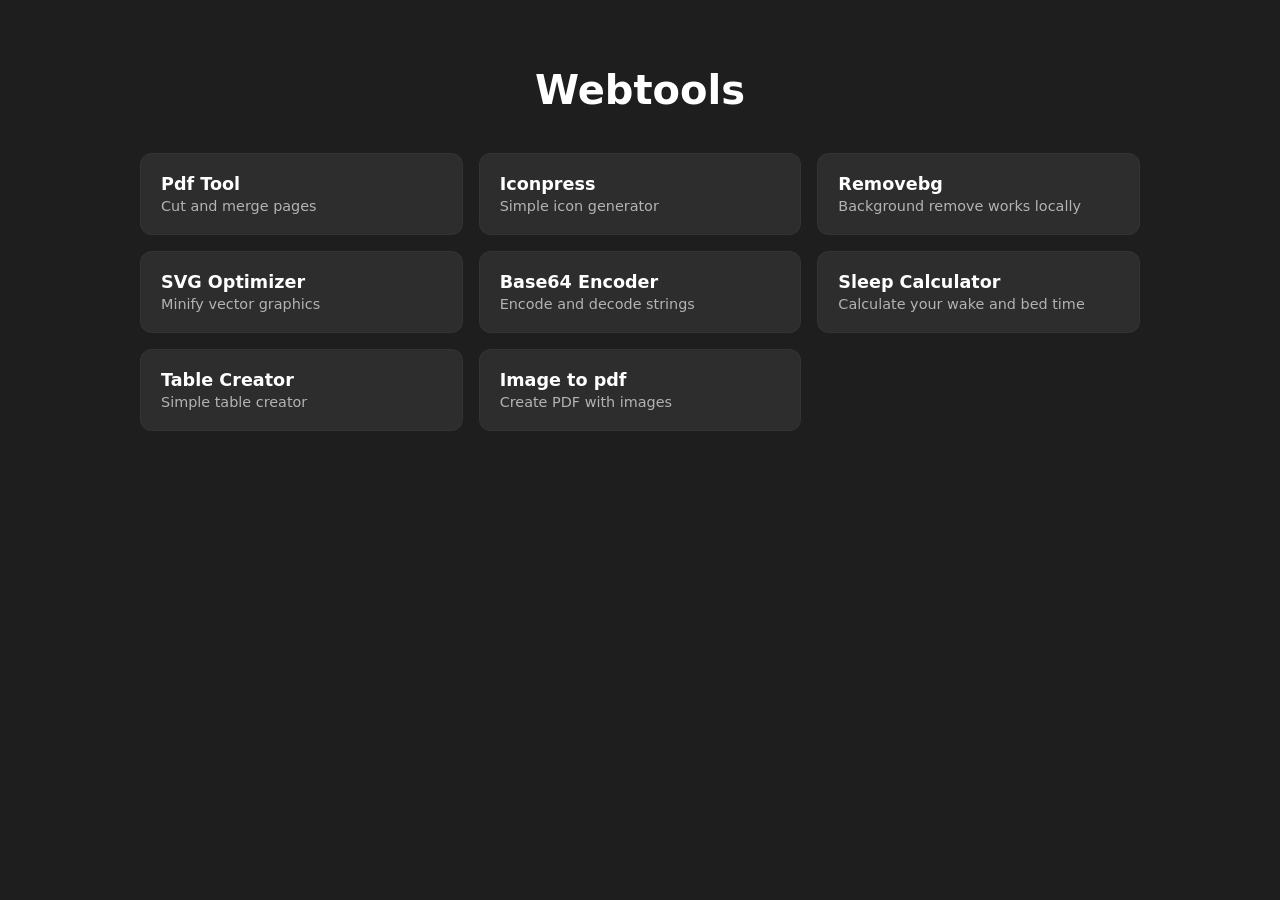
<file: index.html>
<!doctype html>
<html lang="en">
    <head>
        <meta charset="UTF-8" />
        <meta name="viewport" content="width=device-width, initial-scale=1.0" />
        <meta name="apple-mobile-web-app-status-bar-style" content="black" />
        <meta name="apple-mobile-web-app-capable" content="yes" />
        <meta name="theme-color" content="#050505" />
        <title>Webtools</title>
        <link rel="manifest" href="/manifest.json" />
        <link rel="stylesheet" href="index.css" />
        <link rel="icon" type="image/webp" href="/favicon.webp" />
    </head>
    <body>
        <h1>Webtools</h1>

        <section id="body">
            <web-tool
                link="/pdf-tool/"
                title="Pdf Tool"
                desc="Cut and merge pages"
            ></web-tool>
            <web-tool
                link="/iconpress/"
                title="Iconpress"
                desc="Simple icon generator"
            ></web-tool>
            <web-tool
                link="/removebg/"
                title="Removebg"
                desc="Background remove works locally"
            ></web-tool>
            <web-tool
                link="/svg-opt/"
                title="SVG Optimizer"
                desc="Minify vector graphics"
            ></web-tool>
            <web-tool
                link="/base64/"
                title="Base64 Encoder"
                desc="Encode and decode strings"
            ></web-tool>
            <web-tool
                link="/sleep-calculator/"
                title="Sleep Calculator"
                desc="Calculate your wake and bed time"
            ></web-tool>
            <web-tool
                link="/table-creator/"
                title="Table Creator"
                desc="Simple table creator"
            ></web-tool>
            <web-tool
                link="/image-to-pdf/"
                title="Image to pdf"
                desc="Create PDF with images"
            ></web-tool>
        </section>

        <script>
            class WebTool extends HTMLElement {
                connectedCallback() {
                    const link = this.getAttribute("link") || "#";
                    const title = this.getAttribute("title") || "Title";
                    const desc = this.getAttribute("desc") || "Description";
                    this.innerHTML = `
            <a href="${link}" class="web-tool-link">
                <div class="service">
                    <span class="title">${title}</span>
                    <span class="description">${desc}</span>
                </div>
            </a>
        `;
                }
            }

            if (!customElements.get("web-tool")) {
                customElements.define("web-tool", WebTool);
            }

            if ("serviceWorker" in navigator) {
                window.addEventListener("load", () => {
                    navigator.serviceWorker
                        .register("/sw.js", { scope: "/" })
                        .then((registration) => {
                            registration.onupdatefound = () => {
                                const installingWorker =
                                    registration.installing;
                                installingWorker.onstatechange = () => {
                                    if (
                                        installingWorker.state === "installed"
                                    ) {
                                        if (
                                            navigator.serviceWorker.controller
                                        ) {
                                            console.log(
                                                "New version available.",
                                            );
                                        } else {
                                            console.log(
                                                "Content is cached for offline use.",
                                            );
                                        }
                                    }
                                };
                            };
                        })
                        .catch((error) => {
                            console.error(
                                "Service Worker registration failed:",
                                error,
                            );
                        });
                });
            }
        </script>
    </body>
</html>
</file>
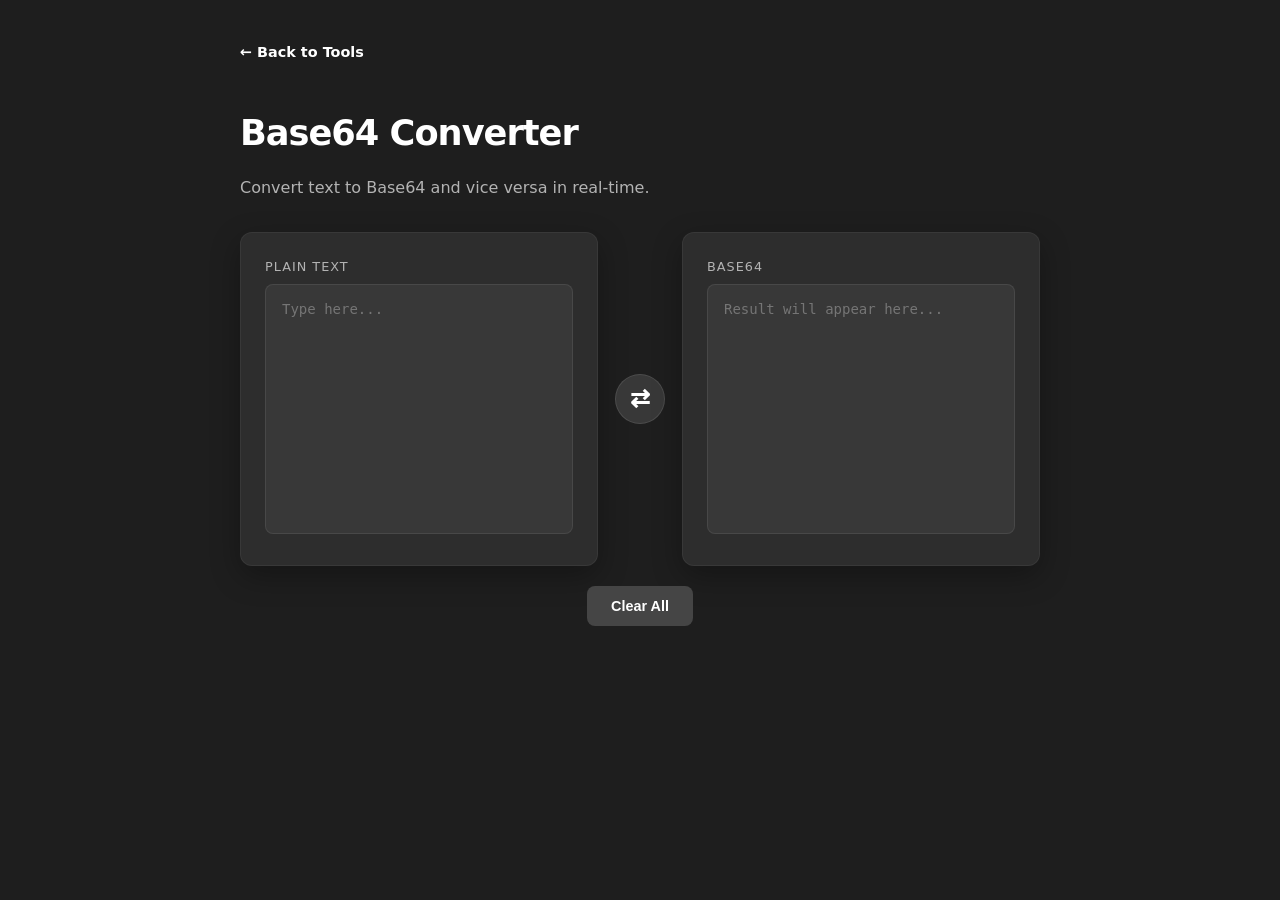
<file: base64/index.html>
<!doctype html>
<html lang="en">
    <head>
        <meta charset="UTF-8" />
        <meta
            name="viewport"
            content="width=device-width, initial-scale=1.0, maximum-scale=1.0, user-scalable=no"
        />
        <link rel="icon" type="image/webp" href="/favicon.webp" />
        <title>Base64 Converter</title>
        <link rel="stylesheet" href="../style.css" />
        <style>
            .grid-dual {
                display: grid;
                grid-template-columns: 1fr 60px 1fr;
                align-items: center;
                gap: 12px;
            }

            .swap-btn {
                background: var(--entry-bg);
                border: 1px solid rgba(255, 255, 255, 0.1);
                color: var(--accent);
                font-size: 24px;
                cursor: pointer;
                border-radius: 50%;
                width: 50px;
                height: 50px;
                display: flex;
                align-items: center;
                justify-content: center;
                transition: all 0.2s ease;
                user-select: none;
                margin: 0 auto;
            }

            .swap-btn:hover {
                background: var(--card-bg);
                transform: scale(1.1);
                border-color: var(--accent);
            }

            .swap-btn:active {
                transform: scale(0.9);
            }

            textarea {
                width: 100%;
                min-height: 250px;
                box-sizing: border-box;
                -webkit-appearance: none;
            }

            .label-text {
                font-size: 0.8rem;
                color: var(--text-muted);
                margin-bottom: 8px;
                text-transform: uppercase;
                letter-spacing: 1px;
                display: block;
            }

            @media (max-width: 768px) {
                .grid-dual {
                    grid-template-columns: 1fr;
                }
                .swap-btn {
                    transform: rotate(90deg);
                    margin: 10px auto;
                }
                .swap-btn:hover {
                    transform: rotate(90deg) scale(1.1);
                }
            }
        </style>
    </head>
    <body>
        <div class="container">
            <a href="/" class="back-link">← Back to Tools</a>
            <header>
                <h1>Base64 Converter</h1>
                <p class="subtitle">
                    Convert text to Base64 and vice versa in real-time.
                </p>
            </header>

            <div class="grid-dual">
                <!-- Left/Top Card -->
                <div class="card">
                    <span class="label-text" id="labelLeft">Plain Text</span>
                    <textarea
                        id="inputLeft"
                        placeholder="Type here..."
                        oninput="convert()"
                    ></textarea>
                </div>

                <!-- Swap Button -->
                <button
                    class="swap-btn"
                    onclick="swap()"
                    title="Swap Direction"
                >
                    ⇄
                </button>

                <!-- Right/Bottom Card -->
                <div class="card">
                    <span class="label-text" id="labelRight">Base64</span>
                    <textarea
                        id="inputRight"
                        placeholder="Result will appear here..."
                        oninput="convertReverse()"
                    ></textarea>
                </div>
            </div>

            <div style="margin-top: 20px; text-align: center">
                <button class="btn-secondary" onclick="clearAll()">
                    Clear All
                </button>
            </div>
        </div>

        <script>
            let isTextToBase64 = true;
            const leftIn = document.getElementById("inputLeft");
            const rightIn = document.getElementById("inputRight");
            const labelL = document.getElementById("labelLeft");
            const labelR = document.getElementById("labelRight");

            function convert() {
                if (isTextToBase64) {
                    try {
                        rightIn.value = btoa(
                            unescape(encodeURIComponent(leftIn.value)),
                        );
                    } catch (e) {
                        rightIn.value = "Error encoding...";
                    }
                } else {
                    try {
                        rightIn.value = decodeURIComponent(
                            escape(atob(leftIn.value)),
                        );
                    } catch (e) {
                        rightIn.value = "Invalid Base64...";
                    }
                }
            }

            function convertReverse() {
                if (isTextToBase64) {
                    try {
                        leftIn.value = decodeURIComponent(
                            escape(atob(rightIn.value)),
                        );
                    } catch (e) {
                        leftIn.value = "Invalid Base64...";
                    }
                } else {
                    try {
                        leftIn.value = btoa(
                            unescape(encodeURIComponent(rightIn.value)),
                        );
                    } catch (e) {
                        leftIn.value = "Error encoding...";
                    }
                }
            }

            function swap() {
                isTextToBase64 = !isTextToBase64;

                const tempLabel = labelL.innerText;
                labelL.innerText = labelR.innerText;
                labelR.innerText = tempLabel;

                const tempVal = leftIn.value;
                leftIn.value = rightIn.value;
                rightIn.value = tempVal;

                // Update placeholders
                if (isTextToBase64) {
                    leftIn.placeholder = "Plain Text...";
                    rightIn.placeholder = "Base64...";
                } else {
                    leftIn.placeholder = "Base64...";
                    rightIn.placeholder = "Plain Text...";
                }
            }

            function clearAll() {
                leftIn.value = "";
                rightIn.value = "";
            }
        </script>
    </body>
</html>
</file>
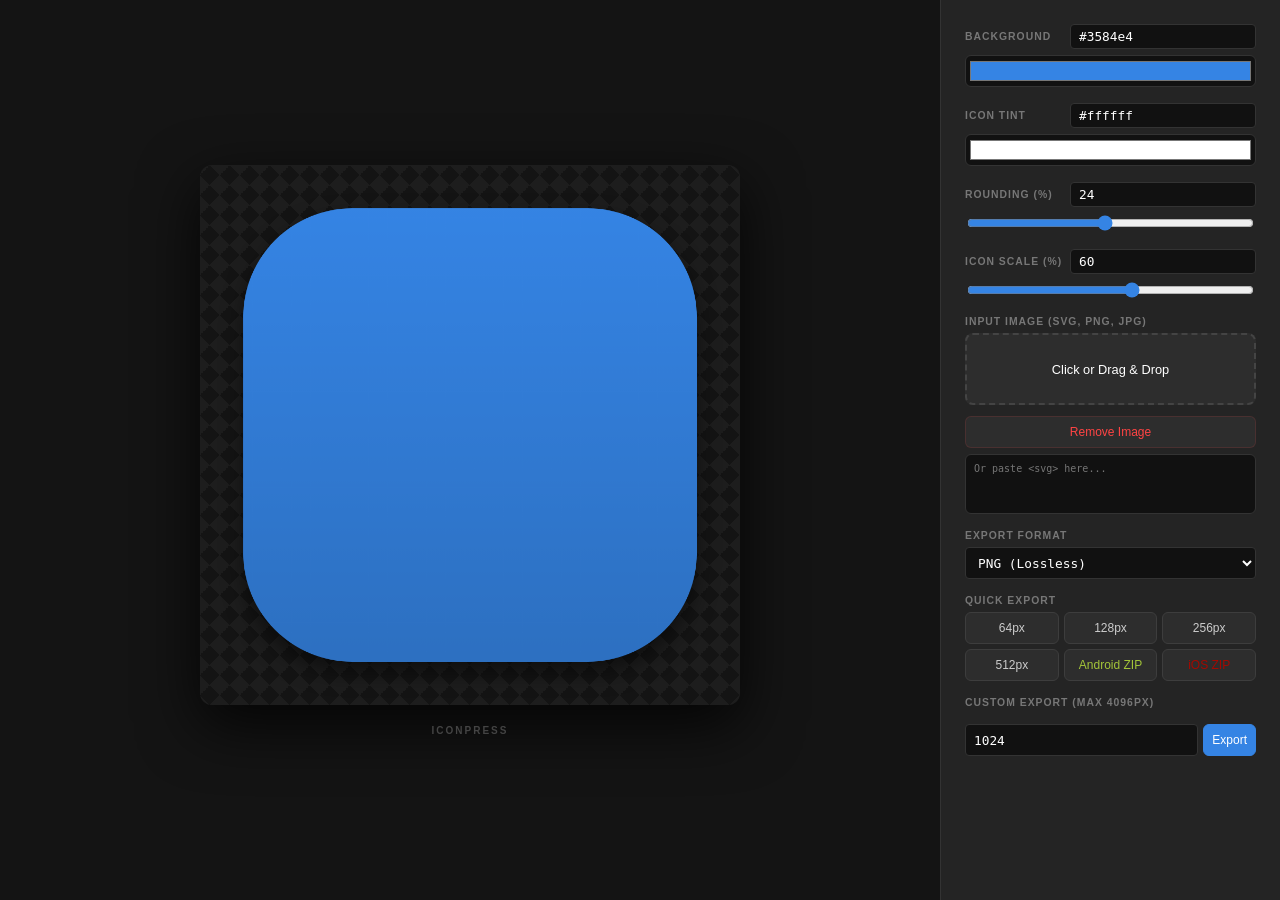
<file: iconpress/index.html>
<!doctype html>
<html lang="en">
    <head>
        <meta charset="UTF-8" />
        <link rel="icon" type="image/webp" href="/favicon.webp" />
        <title>Iconpress</title>
        <style>
            :root {
                --card-bg: #242424;
                --accent: #3584e4;
                --text: #ffffff;
                --border: #333333;
                --input-bg: #111111;
            }

            @supports (color: color-mix(in srgb, AccentColor, transparent)) {
                :root {
                    --accent: AccentColor;
                }
            }

            @media screen and (max-width: 0px) {
                :root {
                    --accent: var(--adwaita-blue);
                }
            }

            * {
                user-select: none;
                -webkit-user-drag: none;
                box-sizing: border-box;
            }

            html {
                touch-action: manipulation;
            }

            body {
                font-family: "Segoe UI", Ubuntu, sans-serif;
                background-color: var(--bg-color);
                color: var(--text);
                margin: 0;
                height: 100vh;
                display: flex;
                overflow: hidden;
            }

            .app-container {
                display: grid;
                grid-template-columns: 1fr 340px;
                width: 100%;
                height: 100%;
            }

            .preview-box {
                display: flex;
                flex-direction: column;
                align-items: center;
                justify-content: center;
                background: #141414;
                position: relative;
            }

            canvas {
                background-image:
                    linear-gradient(45deg, #1d1d1d 25%, transparent 25%),
                    linear-gradient(-45deg, #1d1d1d 25%, transparent 25%),
                    linear-gradient(45deg, transparent 75%, #1d1d1d 75%),
                    linear-gradient(-45deg, transparent 75%, #1d1d1d 75%);
                background-size: 20px 20px;
                border-radius: 12px;
                box-shadow: 0 20px 60px rgba(0, 0, 0, 0.8);
                max-width: 70%;
                max-height: 60%;
            }

            .controls {
                background: var(--card-bg);
                border-left: 1px solid var(--border);
                padding: 24px;
                display: flex;
                flex-direction: column;
                gap: 16px;
                overflow-y: auto;
            }

            .control-group {
                display: flex;
                flex-direction: column;
                gap: 6px;
            }

            .label-row {
                display: flex;
                justify-content: space-between;
                align-items: center;
            }

            label {
                font-size: 0.65rem;
                font-weight: 800;
                color: #777;
                text-transform: uppercase;
                letter-spacing: 1px;
            }

            .num-input,
            .hex-input {
                background: var(--input-bg);
                border: 1px solid var(--border);
                color: var(--text);
                border-radius: 4px;
                padding: 4px 8px;
                font-family: monospace;
                font-size: 0.8rem;
                outline: none;
            }

            .num-input:focus,
            .hex-input:focus {
                border-color: var(--accent);
            }

            input[type="color"] {
                border: 1px solid var(--border);
                width: 100%;
                height: 32px;
                cursor: pointer;
                background: var(--input-bg);
                border-radius: 6px;
            }

            input[type="range"] {
                accent-color: var(--accent);
            }

            textarea {
                background: var(--input-bg);
                border: 1px solid var(--border);
                border-radius: 6px;
                color: var(--text);
                resize: none;
                padding: 8px;
                font-family: monospace;
                font-size: 10px;
                min-height: 60px;
                user-select: text;
                outline: none;
            }

            textarea:focus {
                border: 1px solid var(--accent);
            }

            .file-upload {
                background: #2d2d2d;
                padding: 25px;
                border-radius: 8px;
                text-align: center;
                border: 2px dashed #444;
                position: relative;
                cursor: pointer;
                transition: all 0.2s ease;
            }

            .file-upload.drag-over {
                background: rgba(53, 132, 228, 0.1);
                border-color: var(--accent);
                color: var(--accent);
                transform: scale(1.02);
            }

            .file-upload span {
                font-size: 0.8rem;
                pointer-events: none;
            }

            .btn-secondary {
                background: #2d2d2d;
                border: 1px solid #3d3d3d;
                color: #ccc;
                padding: 8px;
                border-radius: 6px;
                cursor: pointer;
                font-size: 0.75rem;
            }

            .btn-secondary:hover {
                background: #3d3d3d;
                border-color: var(--accent);
            }

            .custom-export {
                display: flex;
                gap: 5px;
                margin-top: 10px;
            }

            .custom-export input {
                flex: 1;
            }
        </style>
    </head>
    <body>
        <div class="app-container">
            <div class="preview-box">
                <canvas id="iconCanvas" width="1024" height="1024"></canvas>
                <div
                    style="
                        margin-top: 20px;
                        color: #444;
                        font-size: 10px;
                        font-weight: bold;
                        letter-spacing: 2px;
                    "
                >
                    ICONPRESS
                </div>
            </div>

            <div class="controls">
                <div class="control-group">
                    <div class="label-row">
                        <label>Background</label>
                        <input
                            type="text"
                            id="bgHex"
                            class="hex-input"
                            maxlength="7"
                        />
                    </div>
                    <input type="color" id="bgColor" />
                </div>

                <div class="control-group">
                    <div class="label-row">
                        <label>Icon Tint</label>
                        <input
                            type="text"
                            id="fgHex"
                            class="hex-input"
                            maxlength="7"
                        />
                    </div>
                    <input type="color" id="fgColor" />
                </div>

                <div class="control-group">
                    <div class="label-row">
                        <label>Rounding (%)</label>
                        <input
                            type="number"
                            id="roundingNum"
                            class="num-input"
                        />
                    </div>
                    <input type="range" id="rounding" min="0" max="50" />
                </div>

                <div class="control-group">
                    <div class="label-row">
                        <label>Icon Scale (%)</label>
                        <input
                            type="number"
                            id="symbolSizeNum"
                            class="num-input"
                        />
                    </div>
                    <input type="range" id="symbolSize" min="5" max="100" />
                </div>

                <div class="control-group">
                    <label>Input Image (SVG, PNG, JPG)</label>
                    <div class="file-upload" id="dropZone">
                        <span id="uploadText">Click or Drag & Drop</span>
                        <input
                            type="file"
                            id="imageInput"
                            accept=".svg,.png,.jpg,.jpeg"
                            style="
                                position: absolute;
                                opacity: 0;
                                inset: 0;
                                cursor: pointer;
                            "
                        />
                    </div>

                    <button
                        class="btn-secondary"
                        onclick="clearImage()"
                        style="
                            width: 100%;
                            margin-top: 5px;
                            color: #ff4444;
                            border-color: #ff444422;
                        "
                    >
                        Remove Image
                    </button>

                    <textarea
                        id="svgPaste"
                        placeholder="Or paste <svg> here..."
                    ></textarea>
                </div>

                <div class="control-group">
                    <label>Export Format</label>
                    <select
                        id="exportFormat"
                        class="num-input"
                        style="width: 100%; height: 32px"
                    >
                        <option value="image/png" selected>
                            PNG (Lossless)
                        </option>
                        <option value="image/jpeg">JPG (Smaller)</option>
                        <option value="image/webp">WebP (Modern)</option>
                    </select>
                </div>

                <div class="control-group">
                    <label>Quick Export</label>
                    <div
                        style="
                            display: grid;
                            grid-template-columns: repeat(3, 1fr);
                            gap: 5px;
                        "
                    >
                        <button
                            class="btn-secondary"
                            onclick="downloadIcon(64)"
                        >
                            64px
                        </button>
                        <button
                            class="btn-secondary"
                            onclick="downloadIcon(128)"
                        >
                            128px
                        </button>
                        <button
                            class="btn-secondary"
                            onclick="downloadIcon(256)"
                        >
                            256px
                        </button>
                        <button
                            class="btn-secondary"
                            onclick="downloadIcon(512)"
                        >
                            512px
                        </button>
                        <button
                            class="btn-secondary"
                            onclick="exportAndroid()"
                            style="color: #a4c639"
                        >
                            Android ZIP
                        </button>
                        <button
                            class="btn-secondary"
                            onclick="exportIOS()"
                            style="color: #a40900"
                        >
                            iOS ZIP
                        </button>
                    </div>
                </div>

                <div class="control-group">
                    <label>Custom Export (Max 4096px)</label>
                    <div class="custom-export">
                        <input
                            type="number"
                            id="customPx"
                            class="num-input"
                            placeholder="Size"
                            min="1"
                            max="4096"
                            value="1024"
                        />
                        <button
                            class="btn-secondary"
                            onclick="
                                downloadIcon(
                                    document.getElementById('customPx').value,
                                )
                            "
                            style="
                                border-color: var(--accent);
                                color: white;
                                background: var(--accent);
                            "
                        >
                            Export
                        </button>
                    </div>
                </div>
            </div>
        </div>

        <script src="./jszip.min.js"></script>
        <script>
            const canvas = document.getElementById("iconCanvas");
            const ctx = canvas.getContext("2d");
            let loadedImg = null;
            let isSVG = false;
            const dropZone = document.getElementById("dropZone");
            const uploadText = document.getElementById("uploadText");

            const el = {
                bgColor: document.getElementById("bgColor"),
                bgHex: document.getElementById("bgHex"),
                fgColor: document.getElementById("fgColor"),
                fgHex: document.getElementById("fgHex"),
                rounding: document.getElementById("rounding"),
                roundingNum: document.getElementById("roundingNum"),
                symbolSize: document.getElementById("symbolSize"),
                symbolSizeNum: document.getElementById("symbolSizeNum"),
                imageInput: document.getElementById("imageInput"),
                svgPaste: document.getElementById("svgPaste"),
            };

            const init = () => {
                const getActualHex = (colorStr) => {
                    if (colorStr.startsWith("#")) return colorStr;

                    const temp = document.createElement("div");
                    temp.style.color = colorStr;
                    temp.style.display = "none";
                    document.body.appendChild(temp);

                    const rgb = getComputedStyle(temp).color;
                    document.body.removeChild(temp);

                    const match = rgb.match(/\d+/g);
                    if (!match) return "#3584e4";

                    return (
                        "#" +
                        match
                            .slice(0, 3)
                            .map((x) => {
                                const hex = parseInt(x).toString(16);
                                return hex.length === 1 ? "0" + hex : hex;
                            })
                            .join("")
                    );
                };

                const rawAccent = getComputedStyle(document.documentElement)
                    .getPropertyValue("--accent")
                    .trim();
                const systemHex = getActualHex(rawAccent);

                const settings = JSON.parse(
                    localStorage.getItem("iconpress-cfg"),
                ) || {
                    bg: systemHex,
                    fg: "#ffffff",
                    round: 24,
                    size: 60,
                };

                el.bgColor.value = el.bgHex.value = settings.bg;
                el.fgColor.value = el.fgHex.value = settings.fg;
                el.rounding.value = el.roundingNum.value = settings.round;
                el.symbolSize.value = el.symbolSizeNum.value = settings.size;

                syncColors(el.bgColor, el.bgHex);
                syncColors(el.fgColor, el.fgHex);
                syncRanges(el.rounding, el.roundingNum);
                syncRanges(el.symbolSize, el.symbolSizeNum);
            };

            //------ DRAG & DROP ------
            dropZone.addEventListener("dragover", (e) => {
                e.preventDefault();
                dropZone.classList.add("drag-over");
                uploadText.innerText = "Drop it now!";
            });

            ["dragleave", "drop"].forEach((type) => {
                dropZone.addEventListener(type, () => {
                    dropZone.classList.remove("drag-over");
                });
            });

            dropZone.addEventListener("drop", (e) => {
                e.preventDefault();
                const file = e.dataTransfer.files[0];
                if (file) {
                    el.imageInput.files = e.dataTransfer.files;
                    el.imageInput.dispatchEvent(new Event("change"));
                }
            });

            el.imageInput.addEventListener("change", (e) => {
                const file = e.target.files[0];
                if (file) {
                    el.svgPaste.value = "";

                    uploadText.innerText = "File: " + file.name;

                    isSVG = file.type === "image/svg+xml";
                    const reader = new FileReader();
                    reader.onload = (ev) => loadImageFromSrc(ev.target.result);
                    reader.readAsDataURL(file);
                } else {
                    uploadText.innerText = "Click or Drag & Drop";
                }
            });

            const syncColors = (picker, hex) => {
                picker.addEventListener("input", () => {
                    hex.value = picker.value;
                    draw();
                });
                hex.addEventListener("input", () => {
                    if (/^#[0-9A-F]{6}$/i.test(hex.value)) {
                        picker.value = hex.value;
                        draw();
                    }
                });
            };

            const syncRanges = (slider, num) => {
                slider.addEventListener("input", () => {
                    num.value = slider.value;
                    draw();
                });
                num.addEventListener("input", () => {
                    slider.value = num.value;
                    draw();
                });
            };

            function loadImageFromSrc(src) {
                const img = new Image();
                img.onload = () => {
                    loadedImg = img;
                    draw();
                };
                img.src = src;
            }

            function shadeColor(color, percent) {
                let R = parseInt(color.substring(1, 3), 16),
                    G = parseInt(color.substring(3, 5), 16),
                    B = parseInt(color.substring(5, 7), 16);
                R = Math.min(255, parseInt((R * (100 + percent)) / 100));
                G = Math.min(255, parseInt((G * (100 + percent)) / 100));
                B = Math.min(255, parseInt((B * (100 + percent)) / 100));
                return (
                    "#" +
                    ((1 << 24) + (R << 16) + (G << 8) + B).toString(16).slice(1)
                );
            }

            function clearImage() {
                loadedImg = null;
                isSVG = false;
                el.imageInput.value = "";
                el.svgPaste.value = "";
                uploadText.innerText = "Click or Drag & Drop";
                draw();
            }

            el.imageInput.addEventListener("change", (e) => {
                const file = e.target.files[0];
                if (file) {
                    el.svgPaste.value = "";
                    isSVG = file.type === "image/svg+xml";
                    const reader = new FileReader();
                    reader.onload = (ev) => loadImageFromSrc(ev.target.result);
                    reader.readAsDataURL(file);
                    uploadText.innerText = "File: " + file.name;
                }
            });

            el.svgPaste.addEventListener("input", (e) => {
                const code = e.target.value.trim();
                if (code.includes("<svg")) {
                    el.imageInput.value = "";
                    uploadText.innerText = "Click or Drag & Drop";

                    isSVG = true;
                    const blob = new Blob([code], {
                        type: "image/svg+xml;charset=utf-8",
                    });
                    loadImageFromSrc(URL.createObjectURL(blob));
                } else if (code === "") {
                    clearImage();
                }
            });

            function draw(
                targetCtx = ctx,
                targetSize = 1024,
                isExport = false,
            ) {
                const bgCol = el.bgColor.value;
                const fgCol = el.fgColor.value;
                const roundPct = el.rounding.value;
                const symPct = el.symbolSize.value;

                targetCtx.clearRect(0, 0, targetSize, targetSize);

                const margin = isExport ? 0 : targetSize * 0.08;
                const drawSize = targetSize - margin * 2;
                const radius = (drawSize * roundPct) / 100;

                if (!isExport) {
                    targetCtx.shadowColor = "rgba(0,0,0,0.5)";
                    targetCtx.shadowBlur = targetSize * 0.04;
                    targetCtx.shadowOffsetY = targetSize * 0.02;
                }

                const grad = targetCtx.createLinearGradient(
                    0,
                    margin,
                    0,
                    margin + drawSize,
                );
                grad.addColorStop(0, bgCol);
                grad.addColorStop(1, shadeColor(bgCol, -15));
                targetCtx.fillStyle = grad;

                targetCtx.beginPath();
                targetCtx.roundRect(margin, margin, drawSize, drawSize, radius);
                targetCtx.fill();

                targetCtx.shadowColor = "transparent";
                targetCtx.shadowBlur = 0;

                targetCtx.save();
                targetCtx.clip();

                if (loadedImg) {
                    const sSize = drawSize * (symPct / 100);
                    const offset = (targetSize - sSize) / 2;

                    if (isSVG) {
                        const offscreen = document.createElement("canvas");
                        offscreen.width = targetSize;
                        offscreen.height = targetSize;
                        const oCtx = offscreen.getContext("2d");

                        oCtx.drawImage(loadedImg, offset, offset, sSize, sSize);
                        oCtx.globalCompositeOperation = "source-in";
                        oCtx.fillStyle = fgCol;
                        oCtx.fillRect(0, 0, targetSize, targetSize);

                        targetCtx.drawImage(offscreen, 0, 0);
                    } else {
                        targetCtx.drawImage(
                            loadedImg,
                            offset,
                            offset,
                            sSize,
                            sSize,
                        );
                    }
                }

                targetCtx.restore();
            }

            async function getResizedBlob(size) {
                const c = document.createElement("canvas");
                c.width = size;
                c.height = size;
                draw(c.getContext("2d"), size, true);
                return new Promise((r) => c.toBlob(r, "image/png"));
            }

            function downloadIcon(size) {
                size = Math.min(Math.max(size, 1), 4096);

                const formatSelect = document.getElementById("exportFormat");
                const mimeType = formatSelect.value;

                const extension = mimeType === "image/webp" ? "webp" : "png";

                const tempCanvas = document.createElement("canvas");
                tempCanvas.width = size;
                tempCanvas.height = size;
                const tempCtx = tempCanvas.getContext("2d");

                draw(tempCtx, size, true);

                const link = document.createElement("a");

                link.download = `icon_${size}x${size}.${extension}`;

                link.href = tempCanvas.toDataURL(mimeType, 0.9);

                document.body.appendChild(link);
                link.click();
                document.body.removeChild(link);
            }

            async function exportAndroid() {
                const zip = new JSZip();
                const res = {
                    mdpi: 48,
                    hdpi: 72,
                    xhdpi: 96,
                    xxhdpi: 144,
                    xxxhdpi: 192,
                };
                for (let label in res) {
                    const blob = await getResizedBlob(res[label]);
                    zip.file(`mipmap-${label}/ic_launcher.png`, blob);
                }
                const content = await zip.generateAsync({ type: "blob" });
                const link = document.createElement("a");
                link.href = URL.createObjectURL(content);
                link.download = "android_icons.zip";
                link.click();
            }

            async function exportIOS() {
                const zip = new JSZip();
                const res = {
                    "Icon-40": 40,
                    "Icon-60": 60,
                    "Icon-58": 58,
                    "Icon-87": 87,
                    "Icon-80": 80,
                    "Icon-120": 120,
                    "Icon-180": 180,
                    "Icon-1024": 1024,
                };
                for (let name in res) {
                    const blob = await getResizedBlob(res[name]);
                    zip.file(`${name}.png`, blob);
                }
                const content = await zip.generateAsync({ type: "blob" });
                const link = document.createElement("a");
                link.href = URL.createObjectURL(content);
                link.download = "ios_icons.zip";
                link.click();
            }

            init();
            draw();
        </script>
    </body>
</html>
</file>
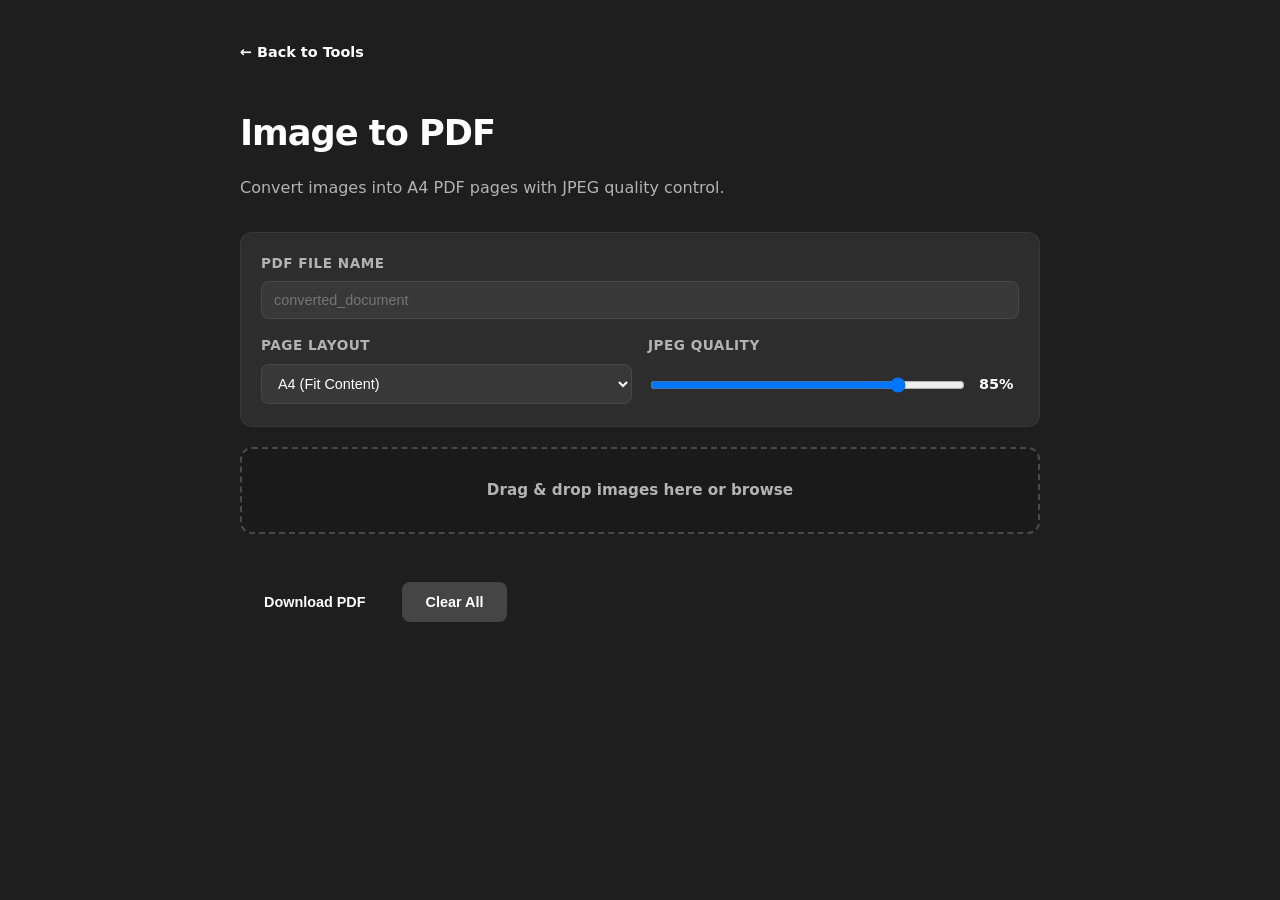
<file: image-to-pdf/index.html>
<!doctype html>
<html lang="en">
    <head>
        <meta charset="UTF-8" />
        <meta
            name="viewport"
            content="width=device-width, initial-scale=1.0, maximum-scale=1.0, user-scalable=no"
        />
        <title>Image to PDF Converter</title>
        <link rel="icon" type="image/webp" href="/favicon.webp" />
        <link rel="stylesheet" href="../style.css" />
        <script src="./jspdf.umd.min.js"></script>
        <style>
            .controls-card {
                background: var(--card-bg);
                padding: 20px;
                border-radius: 12px;
                border: 1px solid rgba(255, 255, 255, 0.05);
                margin-bottom: 20px;
                display: flex;
                flex-direction: column;
                gap: 16px;
            }

            .form-group {
                display: flex;
                flex-direction: column;
                gap: 8px;
            }

            .form-group label {
                font-size: 0.85rem;
                font-weight: 700;
                color: var(--text-muted);
                text-transform: uppercase;
                letter-spacing: 0.5px;
            }

            .form-row {
                display: grid;
                grid-template-columns: 1fr 1fr;
                gap: 16px;
            }

            select,
            input[type="range"],
            input[type="text"] {
                width: 100%;
                background: var(--entry-bg);
                border: 1px solid rgba(255, 255, 255, 0.08);
                border-radius: 8px;
                color: #fff;
                padding: 10px 12px;
                font-size: 0.9rem;
                outline: none;
                transition: border-color 0.2s;
            }

            select:focus,
            input[type="text"]:focus {
                border-color: var(--accent);
            }

            .range-container {
                display: flex;
                align-items: center;
                gap: 12px;
            }

            .range-value {
                font-weight: 700;
                min-width: 40px;
                font-size: 0.9rem;
            }

            .drop-zone {
                border: 2px dashed rgba(255, 255, 255, 0.2);
                border-radius: 12px;
                padding: 30px 20px;
                text-align: center;
                background: rgba(0, 0, 0, 0.1);
                cursor: pointer;
                transition: all 0.2s;
                margin-bottom: 24px;
            }

            .drop-zone:hover,
            .drop-zone.dragover {
                border-color: var(--accent);
                background: rgba(53, 132, 228, 0.05);
            }

            .drop-zone-text {
                font-weight: 600;
                color: var(--text-muted);
                font-size: 0.95rem;
            }

            /* A4 Sayfa Önizleme Izgarası */
            .image-grid {
                display: grid;
                grid-template-columns: repeat(auto-fill, minmax(180px, 1fr));
                gap: 20px;
                margin-bottom: 24px;
            }

            /* A4 Sayfa Görünümündeki Kart */
            .a4-page-card {
                background: #ffffff;
                border-radius: 4px;
                aspect-ratio: 1 / 1.4142; /* A4 Oranı */
                position: relative;
                display: flex;
                flex-direction: column;
                justify-content: space-between;
                padding: 8px;
                box-shadow: 0 4px 15px rgba(0, 0, 0, 0.4);
                cursor: grab;
                user-select: none;
                transition:
                    transform 0.2s,
                    box-shadow 0.2s;
                overflow: hidden;
            }

            .a4-page-card:active {
                cursor: grabbing;
            }

            .a4-page-card.dragging {
                opacity: 0.4;
            }

            .a4-page-card:hover {
                transform: translateY(-4px);
                box-shadow: 0 8px 25px rgba(0, 0, 0, 0.6);
            }

            .img-preview-container {
                width: 100%;
                height: 100%;
                display: flex;
                align-items: center;
                justify-content: center;
                overflow: hidden;
                background: #f8f9fa;
                border-radius: 2px;
            }

            .img-preview {
                max-width: 100%;
                max-height: 100%;
                object-fit: contain;
            }

            .a4-header {
                position: absolute;
                top: 8px;
                left: 8px;
                right: 8px;
                display: flex;
                justify-content: space-between;
                align-items: center;
                z-index: 2;
                pointer-events: none;
            }

            .badge-page {
                background: rgba(30, 30, 30, 0.85);
                color: #fff;
                font-size: 0.75rem;
                padding: 3px 8px;
                border-radius: 6px;
                font-weight: 700;
                backdrop-filter: blur(4px);
            }

            .a4-footer-actions {
                position: absolute;
                bottom: 8px;
                left: 8px;
                right: 8px;
                display: flex;
                justify-content: space-between;
                gap: 4px;
                z-index: 2;
                background: rgba(30, 30, 30, 0.85);
                padding: 4px;
                border-radius: 8px;
                backdrop-filter: blur(4px);
                opacity: 0.9;
                transition: opacity 0.2s;
            }

            .a4-page-card:hover .a4-footer-actions {
                opacity: 1;
            }

            .btn-icon {
                padding: 6px 10px;
                font-size: 0.8rem;
                border-radius: 6px;
                background: var(--entry-bg);
                color: white;
                border: none;
                cursor: pointer;
                flex: 1;
                display: flex;
                align-items: center;
                justify-content: center;
            }

            .btn-icon:hover {
                background: #4a4a4a;
            }

            .btn-danger {
                background-color: #e01b24;
            }

            .btn-danger:hover {
                background-color: #c0151d;
            }

            @media (max-width: 768px) {
                .form-row {
                    grid-template-columns: 1fr;
                }
                .image-grid {
                    grid-template-columns: repeat(
                        auto-fill,
                        minmax(130px, 1fr)
                    );
                    gap: 12px;
                }
                .a4-footer-actions {
                    opacity: 1;
                    padding: 2px;
                }
                .btn-icon {
                    padding: 4px 6px;
                    font-size: 0.75rem;
                }
            }
        </style>
    </head>
    <body>
        <div class="container">
            <a href="/" class="back-link">← Back to Tools</a>
            <header>
                <h1>Image to PDF</h1>
                <p class="subtitle">
                    Convert images into A4 PDF pages with JPEG quality control.
                </p>
            </header>

            <div class="controls-card">
                <div class="form-group">
                    <label for="fileName">PDF File Name</label>
                    <input
                        type="text"
                        id="fileName"
                        placeholder="converted_document"
                    />
                </div>

                <div class="form-row">
                    <div class="form-group">
                        <label for="pageSize">Page Layout</label>
                        <select id="pageSize">
                            <option value="a4" selected>
                                A4 (Fit Content)
                            </option>
                            <option value="fit">
                                Original Image Dimensions
                            </option>
                        </select>
                    </div>

                    <div class="form-group">
                        <label for="imgQuality">JPEG Quality</label>
                        <div class="range-container">
                            <input
                                type="range"
                                id="imgQuality"
                                min="0.1"
                                max="1.0"
                                step="0.05"
                                value="0.85"
                                oninput="updateQualityVal(this.value)"
                            />
                            <span id="qualityVal" class="range-value">85%</span>
                        </div>
                    </div>
                </div>
            </div>

            <div
                class="drop-zone"
                id="dropZone"
                onclick="document.getElementById('fileInput').click()"
            >
                <div class="drop-zone-text">
                    Drag & drop images here or
                    <span style="color: var(--accent)">browse</span>
                </div>
                <input
                    type="file"
                    id="fileInput"
                    multiple
                    accept="image/*"
                    style="display: none"
                    onchange="handleFiles(this.files)"
                />
            </div>

            <div class="image-grid" id="imageGrid"></div>

            <div class="btn-group">
                <button
                    class="btn-accent"
                    id="convertBtn"
                    onclick="generatePDF()"
                    disabled
                >
                    Download PDF
                </button>
                <button class="btn-secondary" onclick="clearAll()">
                    Clear All
                </button>
            </div>
        </div>

        <script>
            let images = [];
            const imageGrid = document.getElementById("imageGrid");
            const convertBtn = document.getElementById("convertBtn");

            const dropZone = document.getElementById("dropZone");

            dropZone.addEventListener("dragover", (e) => {
                e.preventDefault();
                dropZone.classList.add("dragover");
            });

            dropZone.addEventListener("dragleave", () => {
                dropZone.classList.remove("dragover");
            });

            dropZone.addEventListener("drop", (e) => {
                e.preventDefault();
                dropZone.classList.remove("dragover");
                if (e.dataTransfer.files.length) {
                    handleFiles(e.dataTransfer.files);
                }
            });

            function updateQualityVal(val) {
                document.getElementById("qualityVal").innerText =
                    Math.round(val * 100) + "%";
            }

            function handleFiles(files) {
                const fileArray = Array.from(files).filter((file) =>
                    file.type.startsWith("image/"),
                );

                let loadedCount = 0;
                fileArray.forEach((file) => {
                    const reader = new FileReader();
                    reader.onload = (e) => {
                        const img = new Image();
                        img.onload = () => {
                            images.push({
                                id: Math.random().toString(36).substring(2, 9),
                                src: e.target.result,
                                width: img.width,
                                height: img.height,
                                element: img,
                            });
                            loadedCount++;
                            if (loadedCount === fileArray.length) {
                                renderGrid();
                            }
                        };
                        img.src = e.target.result;
                    };
                    reader.readAsDataURL(file);
                });
            }

            function renderGrid() {
                imageGrid.innerHTML = "";
                images.forEach((item, index) => {
                    const card = document.createElement("div");
                    card.className = "a4-page-card";
                    card.draggable = true;
                    card.dataset.index = index;

                    card.innerHTML = `
                        <div class="a4-header">
                            <span class="badge-page">Page ${index + 1}</span>
                        </div>
                        <div class="img-preview-container">
                            <img src="${item.src}" class="img-preview" alt="A4 Page Preview" />
                        </div>
                        <div class="a4-footer-actions">
                            <button class="btn-icon" onclick="moveItem(${index}, -1)" title="Move Left">←</button>
                            <button class="btn-icon btn-danger" onclick="removeItem(${index})" title="Delete Page">✕</button>
                            <button class="btn-icon" onclick="moveItem(${index}, 1)" title="Move Right">→</button>
                        </div>
                    `;

                    card.addEventListener("dragstart", handleDragStart);
                    card.addEventListener("dragover", handleDragOver);
                    card.addEventListener("drop", handleDrop);
                    card.addEventListener("dragend", handleDragEnd);

                    imageGrid.appendChild(card);
                });

                convertBtn.disabled = images.length === 0;
            }

            let draggedIndex = null;

            function handleDragStart(e) {
                draggedIndex = parseInt(this.dataset.index);
                this.classList.add("dragging");
            }

            function handleDragOver(e) {
                e.preventDefault();
            }

            function handleDrop(e) {
                e.preventDefault();
                const targetIndex = parseInt(this.dataset.index);
                if (draggedIndex !== null && draggedIndex !== targetIndex) {
                    const movedItem = images.splice(draggedIndex, 1)[0];
                    images.splice(targetIndex, 0, movedItem);
                    renderGrid();
                }
            }

            function handleDragEnd() {
                this.classList.remove("dragging");
                draggedIndex = null;
            }

            function moveItem(index, direction) {
                const newIndex = index + direction;
                if (newIndex >= 0 && newIndex < images.length) {
                    const temp = images[index];
                    images[index] = images[newIndex];
                    images[newIndex] = temp;
                    renderGrid();
                }
            }

            function removeItem(index) {
                images.splice(index, 1);
                renderGrid();
            }

            function clearAll() {
                images = [];
                renderGrid();
                document.getElementById("fileInput").value = "";
            }

            async function generatePDF() {
                if (images.length === 0) return;

                const { jsPDF } = window.jspdf;
                const pageSizeMode = document.getElementById("pageSize").value;
                const quality = parseFloat(
                    document.getElementById("imgQuality").value,
                );

                let rawFileName = document
                    .getElementById("fileName")
                    .value.trim();
                if (!rawFileName) {
                    rawFileName = "converted_document";
                }
                const outputFileName = rawFileName.endsWith(".pdf")
                    ? rawFileName
                    : `${rawFileName}.pdf`;

                let pdf = null;

                for (let i = 0; i < images.length; i++) {
                    const imgObj = images[i];

                    const canvas = document.createElement("canvas");
                    canvas.width = imgObj.width;
                    canvas.height = imgObj.height;
                    const ctx = canvas.getContext("2d");
                    ctx.drawImage(imgObj.element, 0, 0);

                    const jpegUrl = canvas.toDataURL("image/jpeg", quality);

                    if (pageSizeMode === "fit") {
                        const orientation =
                            imgObj.width > imgObj.height
                                ? "landscape"
                                : "portrait";
                        if (i === 0) {
                            pdf = new jsPDF({
                                orientation: orientation,
                                unit: "px",
                                format: [imgObj.width, imgObj.height],
                            });
                        } else {
                            pdf.addPage(
                                [imgObj.width, imgObj.height],
                                orientation,
                            );
                        }
                        pdf.addImage(
                            jpegUrl,
                            "JPEG",
                            0,
                            0,
                            imgObj.width,
                            imgObj.height,
                        );
                    } else {
                        if (i === 0) {
                            pdf = new jsPDF("portrait", "mm", "a4");
                        } else {
                            pdf.addPage("a4", "portrait");
                        }

                        const pageWidth = pdf.internal.pageSize.getWidth();
                        const pageHeight = pdf.internal.pageSize.getHeight();

                        const imgRatio = imgObj.width / imgObj.height;
                        const pageRatio = pageWidth / pageHeight;

                        let printWidth, printHeight;

                        if (imgRatio > pageRatio) {
                            printWidth = pageWidth;
                            printHeight = pageWidth / imgRatio;
                        } else {
                            printHeight = pageHeight;
                            printWidth = pageHeight * imgRatio;
                        }

                        const xOffset = (pageWidth - printWidth) / 2;
                        const yOffset = (pageHeight - printHeight) / 2;

                        pdf.addImage(
                            jpegUrl,
                            "JPEG",
                            xOffset,
                            yOffset,
                            printWidth,
                            printHeight,
                        );
                    }
                }

                pdf.save(outputFileName);
            }
        </script>
    </body>
</html>
</file>
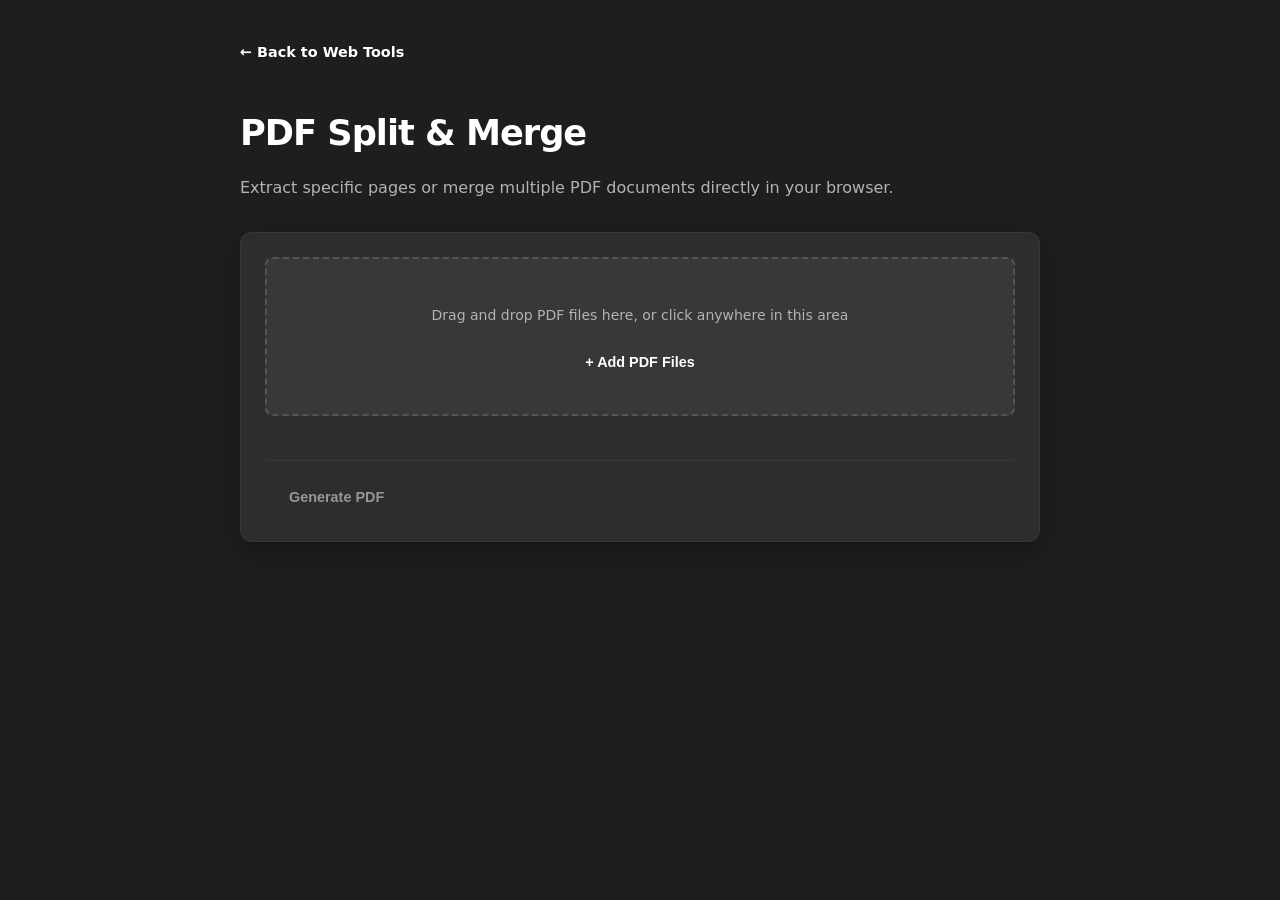
<file: pdf-tool/index.html>
<!doctype html>
<html lang="en">
    <head>
        <meta charset="UTF-8" />
        <meta name="viewport" content="width=device-width, initial-scale=1.0" />
        <title>PDF Split & Merge - Web Tools</title>
        <link rel="stylesheet" href="../style.css" />

        <script src="pdf-lib.min.js"></script>

        <style>
            .drop-zone {
                border: 2px dashed rgba(255, 255, 255, 0.15);
                border-radius: 8px;
                padding: 32px 20px;
                text-align: center;
                background-color: var(--entry-bg);
                transition:
                    border-color 0.2s ease,
                    background-color 0.2s ease;
                margin-bottom: 16px;
                cursor: pointer;
            }

            .drop-zone.dragover {
                border-color: var(--accent, var(--adwaita-blue, #3584e4));
                background-color: rgba(53, 132, 228, 0.08);
            }

            .drop-zone p {
                margin-bottom: 16px;
                color: var(--text-muted);
                font-size: 0.875rem;
                pointer-events: none;
            }

            .progress-container {
                display: none;
                margin-bottom: 16px;
            }

            .progress-bar-bg {
                width: 100%;
                height: 6px;
                background-color: rgba(255, 255, 255, 0.1);
                border-radius: 3px;
                overflow: hidden;
            }

            .progress-bar-fill {
                height: 100%;
                width: 0%;
                background-color: var(--accent, var(--adwaita-blue, #3584e4));
                transition: width 0.1s linear;
            }

            .progress-info {
                display: flex;
                justify-content: space-between;
                margin-top: 6px;
                font-size: 0.8rem;
                color: var(--text-muted);
            }

            .file-list {
                display: flex;
                flex-direction: column;
                gap: 12px;
                margin-top: 20px;
                margin-bottom: 24px;
            }

            .file-item {
                background-color: var(--entry-bg);
                border: 1px solid rgba(255, 255, 255, 0.08);
                border-radius: 8px;
                padding: 16px;
                display: flex;
                flex-direction: column;
                gap: 12px;
                transition: border-color 0.2s ease;
            }

            .file-item:hover {
                border-color: rgba(255, 255, 255, 0.15);
            }

            .file-header {
                display: flex;
                justify-content: space-between;
                align-items: center;
            }

            .file-name {
                font-weight: 700;
                font-size: 0.95rem;
                color: var(--text-main);
                word-break: break-all;
            }

            .file-badge {
                background-color: rgba(255, 255, 255, 0.1);
                color: var(--text-muted);
                font-size: 0.75rem;
                font-weight: 600;
                padding: 4px 8px;
                border-radius: 12px;
                white-space: nowrap;
            }

            .input-group {
                display: flex;
                flex-direction: column;
                gap: 6px;
            }

            .input-group label {
                font-size: 0.8rem;
                color: var(--text-muted);
                font-weight: 600;
            }

            .text-input {
                width: 100%;
                background: var(--bg-color);
                border: 1px solid rgba(255, 255, 255, 0.1);
                border-radius: 6px;
                color: var(--text-main);
                padding: 10px 12px;
                font-family: "Monaco", "Consolas", "Ubuntu Mono", monospace;
                font-size: 0.875rem;
                outline: none;
                transition: border-color 0.2s;
            }

            .text-input:focus {
                border-color: var(--accent, var(--adwaita-blue));
            }

            .status-message {
                font-size: 0.85rem;
                color: var(--text-muted);
                align-self: center;
            }

            .file-item-actions {
                display: flex;
                justify-content: flex-end;
            }

            .btn-remove {
                background: transparent;
                color: #f66151;
                padding: 4px 8px;
                font-size: 0.8rem;
                border-radius: 4px;
            }

            .btn-remove:hover {
                background-color: rgba(246, 97, 81, 0.15);
            }

            button:disabled {
                opacity: 0.5;
                cursor: not-allowed;
                transform: none !important;
                filter: none !important;
            }

            @media (max-width: 600px) {
                .btn-group {
                    flex-direction: column;
                }

                button {
                    width: 100%;
                }
            }
        </style>
    </head>
    <body>
        <div class="container">
            <a href="../" class="back-link">← Back to Web Tools</a>

            <h1>PDF Split & Merge</h1>
            <p class="subtitle">
                Extract specific pages or merge multiple PDF documents directly
                in your browser.
            </p>

            <div class="card">
                <input
                    type="file"
                    id="pdfInput"
                    accept="application/pdf,.pdf"
                    multiple
                    style="display: none"
                />

                <div class="drop-zone" id="dropZone">
                    <p>
                        Drag and drop PDF files here, or click anywhere in this
                        area
                    </p>
                    <div
                        class="btn-group"
                        style="
                            margin-top: 0;
                            justify-content: center;
                            pointer-events: auto;
                        "
                    >
                        <button id="selectBtn" class="btn-accent" type="button">
                            + Add PDF Files
                        </button>
                        <button
                            id="clearBtn"
                            class="btn-secondary"
                            type="button"
                            style="display: none"
                        >
                            Clear All
                        </button>
                    </div>
                </div>

                <div class="progress-container" id="progressContainer">
                    <div class="progress-bar-bg">
                        <div
                            class="progress-bar-fill"
                            id="progressBarFill"
                        ></div>
                    </div>
                    <div class="progress-info">
                        <span id="uploadStatusText">Reading files...</span>
                        <span id="uploadPercentText">0%</span>
                    </div>
                </div>

                <div id="fileList" class="file-list"></div>

                <div
                    class="btn-group"
                    style="
                        border-top: 1px solid rgba(255, 255, 255, 0.05);
                        padding-top: 16px;
                    "
                >
                    <button id="processBtn" class="btn-accent" disabled>
                        Generate PDF
                    </button>
                    <span id="statusText" class="status-message"></span>
                </div>
            </div>
        </div>

        <script src="app.js"></script>
    </body>
</html>
</file>
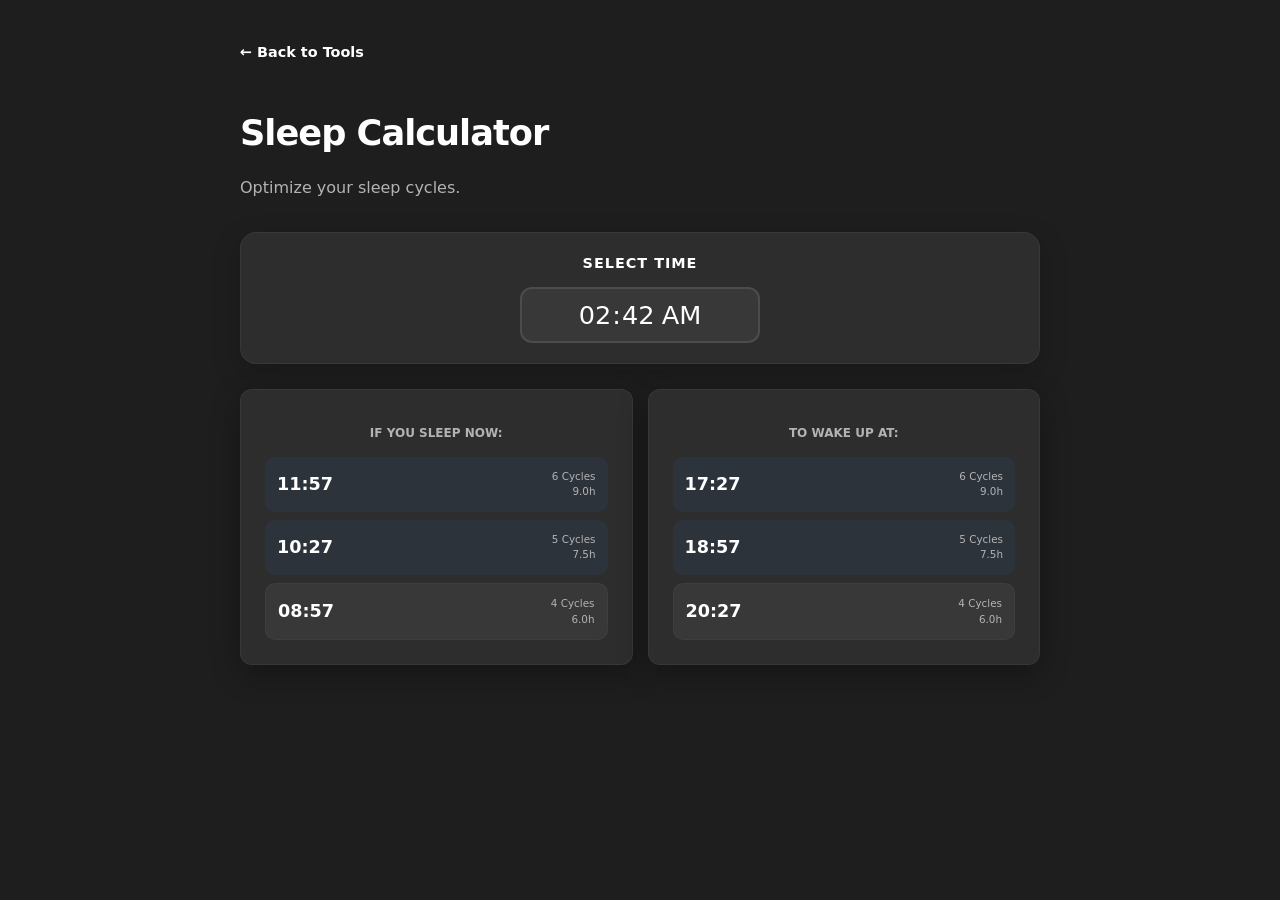
<file: sleep-calculator/index.html>
<!doctype html>
<html lang="en">
    <head>
        <meta charset="UTF-8" />
        <meta
            name="viewport"
            content="width=device-width, initial-scale=1.0, maximum-scale=1.0, user-scalable=no"
        />
        <title>Sleep Calculator</title>
        <link rel="icon" type="image/webp" href="/favicon.webp" />
        <link rel="stylesheet" href="../style.css" />
        <style>
            .main-picker {
                margin-bottom: 25px;
                text-align: center;
                background: var(--card-bg);
                padding: 20px;
                border-radius: 16px;
                border: 1px solid rgba(255, 255, 255, 0.05);
                box-shadow: 0 10px 30px rgba(0, 0, 0, 0.2);
                overflow: hidden;
            }

            .main-picker label {
                display: block;
                margin-bottom: 12px;
                font-weight: 700;
                color: var(--accent);
                font-size: 0.9rem;
                text-transform: uppercase;
                letter-spacing: 1px;
            }

            input[type="time"] {
                -webkit-appearance: none;
                appearance: none;
                width: 100%;
                max-width: 240px;
                background: var(--entry-bg);
                border: 2px solid rgba(255, 255, 255, 0.1);
                border-radius: 12px;
                color: #fff;
                padding: 10px 5px;
                font-size: 1.6rem;
                font-family: inherit;
                text-align: center;
                outline: none;
                display: inline-block;
                box-sizing: border-box;
            }

            input[type="time"]::-webkit-calendar-picker-indicator {
                background: transparent;
                bottom: 0;
                color: transparent;
                cursor: pointer;
                height: auto;
                left: 0;
                position: absolute;
                right: 0;
                top: 0;
                width: auto;
            }

            .grid-dual {
                display: grid;
                grid-template-columns: 1fr 1fr;
                gap: 15px;
            }

            .card h2 {
                font-size: 0.75rem;
                margin-bottom: 15px;
                color: var(--text-muted);
                text-transform: uppercase;
                text-align: center;
            }

            .results-list {
                display: flex;
                flex-direction: column;
                gap: 8px;
            }

            .time-slot {
                background: var(--entry-bg);
                padding: 12px;
                border-radius: 10px;
                display: flex;
                justify-content: space-between;
                align-items: center;
                border: 1px solid rgba(255, 255, 255, 0.03);
            }

            .time-slot.best {
                border: 1px solid var(--accent);
                background: rgba(53, 132, 228, 0.08);
            }

            .time-val {
                font-size: 1.1rem;
                font-weight: 800;
                color: #fff;
            }

            .time-meta {
                font-size: 0.65rem;
                color: var(--text-muted);
                text-align: right;
            }

            @media (max-width: 768px) {
                .grid-dual {
                    grid-template-columns: 1fr;
                }
                .main-picker {
                    padding: 15px;
                }
                input[type="time"] {
                    max-width: 100%;
                }
            }
        </style>
    </head>
    <body>
        <div class="container">
            <a href="/" class="back-link">← Back to Tools</a>
            <header>
                <h1>Sleep Calculator</h1>
                <p class="subtitle">Optimize your sleep cycles.</p>
            </header>

            <div class="main-picker">
                <label for="baseTime">Select Time</label>
                <div style="position: relative">
                    <input type="time" id="baseTime" oninput="calculateAll()" />
                </div>
            </div>

            <div class="grid-dual">
                <div class="card">
                    <h2>If you sleep now:</h2>
                    <div id="ifSleepNow" class="results-list"></div>
                </div>
                <div class="card">
                    <h2>To wake up at:</h2>
                    <div id="ifWakeThen" class="results-list"></div>
                </div>
            </div>
        </div>

        <script>
            const timeInput = document.getElementById("baseTime");
            const sleepList = document.getElementById("ifSleepNow");
            const wakeList = document.getElementById("ifWakeThen");

            window.onload = resetToNow;

            function resetToNow() {
                const now = new Date();
                timeInput.value =
                    now.getHours().toString().padStart(2, "0") +
                    ":" +
                    now.getMinutes().toString().padStart(2, "0");
                calculateAll();
            }

            function formatTime(date) {
                return date.toLocaleTimeString([], {
                    hour: "2-digit",
                    minute: "2-digit",
                    hour12: false,
                });
            }

            function calculateAll() {
                const val = timeInput.value;
                if (!val) return;

                const [hrs, mins] = val.split(":");
                const baseDate = new Date();
                baseDate.setHours(parseInt(hrs), parseInt(mins), 0);

                const buffer = 15;
                const cycles = [6, 5, 4];

                let sleepHtml = "";
                cycles.forEach((c) => {
                    const d = new Date(
                        baseDate.getTime() + c * 90 * 60000 + buffer * 60000,
                    );
                    sleepHtml += `
                        <div class="time-slot ${c >= 5 ? "best" : ""}">
                            <span class="time-val">${formatTime(d)}</span>
                            <div class="time-meta">
                                <div>${c} Cycles</div>
                                <div>${(c * 1.5).toFixed(1)}h</div>
                            </div>
                        </div>`;
                });
                sleepList.innerHTML = sleepHtml;

                let wakeHtml = "";
                cycles.forEach((c) => {
                    const d = new Date(
                        baseDate.getTime() - c * 90 * 60000 - buffer * 60000,
                    );
                    wakeHtml += `
                        <div class="time-slot ${c >= 5 ? "best" : ""}">
                            <span class="time-val">${formatTime(d)}</span>
                            <div class="time-meta">
                                <div>${c} Cycles</div>
                                <div>${(c * 1.5).toFixed(1)}h</div>
                            </div>
                        </div>`;
                });
                wakeList.innerHTML = wakeHtml;
            }
        </script>
    </body>
</html>
</file>
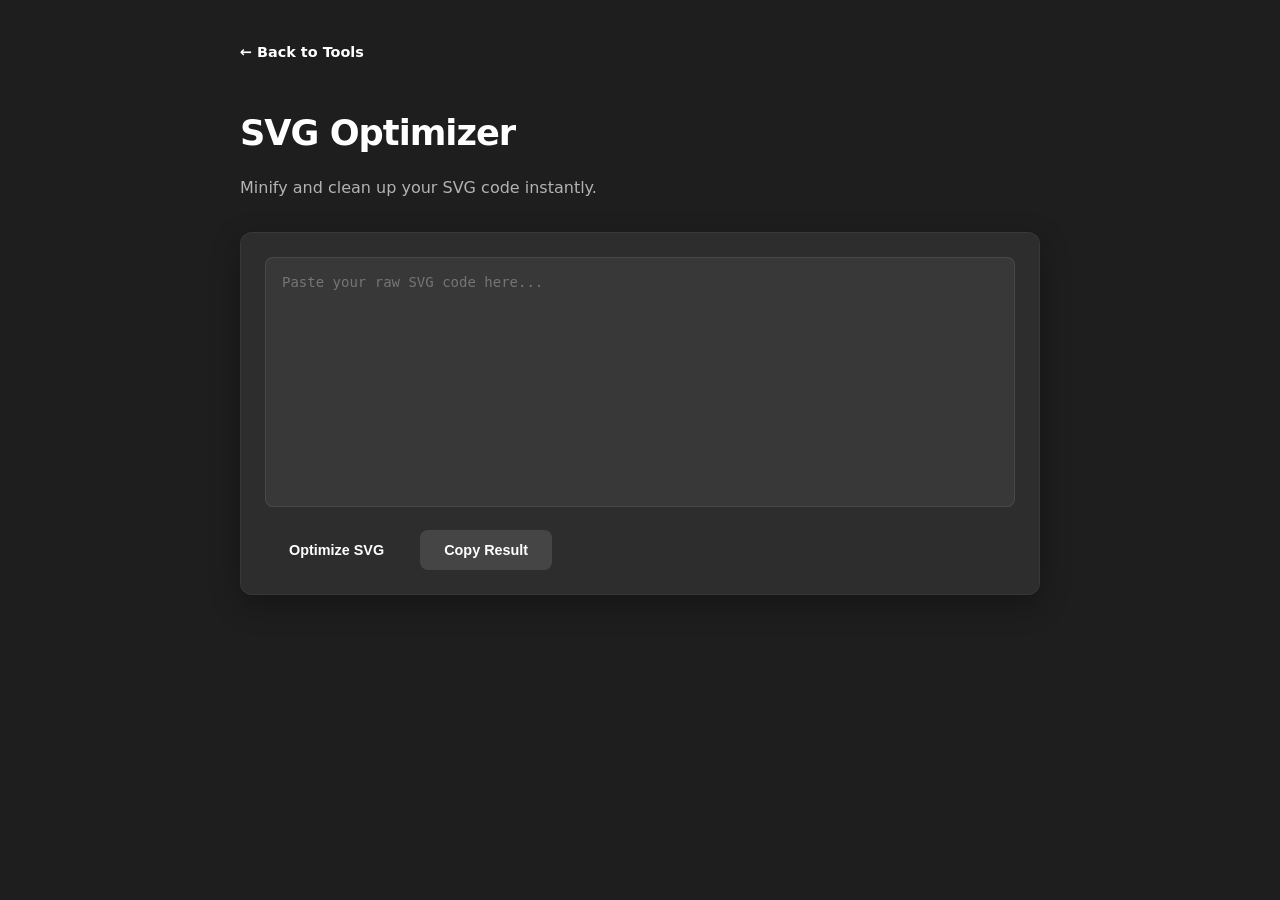
<file: svg-opt/index.html>
<!doctype html>
<html lang="en">
    <head>
        <meta charset="UTF-8" />
        <meta name="viewport" content="width=device-width, initial-scale=1.0" />
        <title>SVG Optimizer</title>
        <link rel="icon" type="image/webp" href="/favicon.webp" />
        <link rel="stylesheet" href="../index.css" />
        <link rel="stylesheet" href="../style.css" />
    </head>
    <body>
        <div class="container">
            <a href="/" class="back-link">← Back to Tools</a>
            <header>
                <h1>SVG Optimizer</h1>
                <p class="subtitle">
                    Minify and clean up your SVG code instantly.
                </p>
            </header>

            <div class="card">
                <textarea
                    id="svgInput"
                    placeholder="Paste your raw SVG code here..."
                ></textarea>
                <div class="btn-group">
                    <button class="btn-accent" onclick="optimize()">
                        Optimize SVG
                    </button>
                    <button class="btn-secondary" onclick="copy()">
                        Copy Result
                    </button>
                </div>
            </div>
        </div>

        <script>
            function optimize() {
                const area = document.getElementById("svgInput");
                let val = area.value;
                if (!val) return;
                area.value = val
                    .replace(/<!--[\s\S]*?-->/g, "")
                    .replace(/<\?xml[\s\S]*?\?>/g, "")
                    .replace(/>\s+</g, "><")
                    .trim();
            }
            function copy() {
                const el = document.getElementById("svgInput");
                el.select();
                document.execCommand("copy");
            }
        </script>
    </body>
</html>
</file>
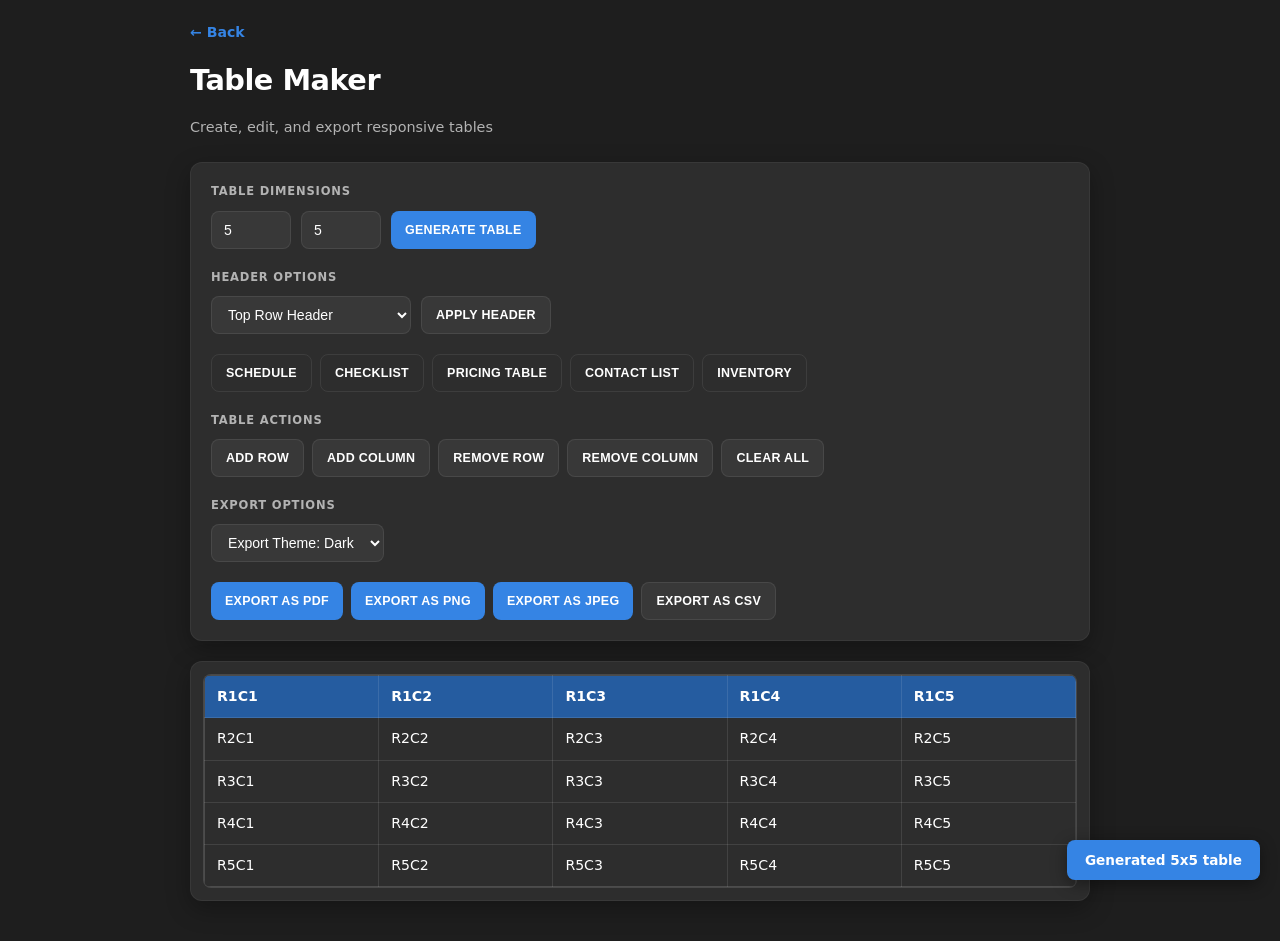
<file: table-creator/index.html>
<!doctype html>
<html lang="en">
    <head>
        <meta charset="UTF-8" />
        <meta name="viewport" content="width=device-width, initial-scale=1.0" />
        <title>Table Maker - Adwaita Dark</title>
        <style>
            :root {
                --bg-color: #1e1e1e;
                --card-bg: #2d2d2d;
                --entry-bg: #383838;
                --text-main: #ffffff;
                --text-muted: #b3b3b3;
                --adwaita-blue: #3584e4;
                --accent: #3584e4;
                --border-color: rgba(255, 255, 255, 0.08);
                --header-text: #ffffff;
            }

            @supports (color: color-mix(in srgb, AccentColor, transparent)) {
                :root {
                    --accent: AccentColor;
                }
            }

            @media screen and (max-width: 0px) {
                :root {
                    --accent: var(--adwaita-blue);
                }
            }

            * {
                box-sizing: border-box;
            }

            html {
                touch-action: manipulation;
            }

            body {
                background-color: var(--bg-color);
                color: var(--text-main);
                font-family:
                    "Inter",
                    "Cantarell",
                    system-ui,
                    -apple-system,
                    sans-serif;
                margin: 0;
                padding: 20px 12px;
                line-height: 1.5;
                display: flex;
                flex-direction: column;
                align-items: center;
                min-height: 100vh;
            }

            .container {
                width: 100%;
                max-width: 900px;
            }

            h1 {
                font-size: 1.8rem;
                font-weight: 800;
                margin-top: 0;
                margin-bottom: 6px;
                letter-spacing: -0.5px;
            }

            p.subtitle {
                color: var(--text-muted);
                margin-bottom: 24px;
                font-size: 0.9rem;
            }

            .back-link {
                display: inline-block;
                text-decoration: none;
                color: var(--accent);
                font-weight: 600;
                margin-bottom: 16px;
                font-size: 0.88rem;
                transition: opacity 0.2s;
            }

            .back-link:hover {
                opacity: 0.8;
            }

            .card {
                background: var(--card-bg);
                border-radius: 12px;
                padding: 20px;
                border: 1px solid rgba(255, 255, 255, 0.05);
                box-shadow: 0 8px 24px rgba(0, 0, 0, 0.3);
                margin-bottom: 20px;
            }

            /* Control Sections */
            .section-title {
                font-size: 0.72rem;
                font-weight: 700;
                text-transform: uppercase;
                letter-spacing: 0.8px;
                color: var(--text-muted);
                margin-bottom: 10px;
            }

            .control-row {
                display: flex;
                flex-wrap: wrap;
                gap: 10px;
                align-items: center;
                margin-bottom: 20px;
            }

            .control-row:last-child {
                margin-bottom: 0;
            }

            /* Inputs and Controls */
            input[type="number"],
            select {
                background: var(--entry-bg);
                border: 1px solid var(--border-color);
                border-radius: 8px;
                color: #fff;
                padding: 8px 12px;
                font-size: 0.88rem;
                outline: none;
                transition: border-color 0.2s;
                height: 38px;
            }

            input[type="number"]:focus,
            select:focus {
                border-color: var(--accent);
            }

            input[type="number"] {
                width: 80px;
            }

            select {
                cursor: pointer;
                min-width: 160px;
            }

            /* Buttons */
            .btn-group {
                display: flex;
                flex-wrap: wrap;
                gap: 8px;
            }

            button {
                padding: 8px 14px;
                border-radius: 8px;
                border: 1px solid rgba(255, 255, 255, 0.08);
                font-weight: 700;
                font-size: 0.78rem;
                letter-spacing: 0.3px;
                cursor: pointer;
                transition: all 0.2s;
                text-transform: uppercase;
                height: 38px;
                display: inline-flex;
                align-items: center;
                justify-content: center;
                white-space: nowrap;
                user-select: none;
            }

            .btn-accent {
                background-color: var(--accent, var(--adwaita-blue));
                color: white;
                border: none;
            }

            .btn-secondary {
                background-color: var(--entry-bg);
                color: white;
            }

            .btn-secondary:hover {
                background-color: #454545;
            }

            .btn-outline {
                background-color: transparent;
                color: var(--text-main);
                border: 1px solid var(--border-color);
            }

            .btn-outline:hover {
                background-color: var(--entry-bg);
            }

            button:hover {
                filter: brightness(1.1);
                transform: translateY(-1px);
            }

            button:active {
                transform: translateY(0);
            }

            /* Table Wrapper & Mobile Responsiveness */
            .table-container {
                width: 100%;
                overflow-x: auto;
                -webkit-overflow-scrolling: touch;
                border-radius: 8px;
                border: 1px solid var(--border-color);
                background: var(--entry-bg);
            }

            table {
                width: 100%;
                border-collapse: collapse;
                font-size: 0.88rem;
                color: var(--text-main);
                background: var(--entry-bg);
            }

            th,
            td {
                border: 1px solid rgba(255, 255, 255, 0.1);
                padding: 10px 12px;
                text-align: left;
                min-width: 90px;
                outline: none;
                transition: background 0.15s;
                word-break: break-word;
                height: 42px;
                line-height: 1.5;
            }

            /* Darkened Accent Header Color */
            th {
                background-color: color-mix(
                    in srgb,
                    var(--accent, var(--adwaita-blue)) 70%,
                    #000000
                );
                color: var(--header-text);
                font-weight: 700;
            }

            td {
                background-color: var(--card-bg);
            }

            td[contenteditable="true"]:focus,
            th[contenteditable="true"]:focus {
                background-color: #3f3f3f;
                box-shadow: inset 0 0 0 2px var(--accent);
            }

            /* Notification Toast */
            .toast {
                position: fixed;
                bottom: 20px;
                right: 20px;
                background: var(--accent, var(--adwaita-blue));
                color: #fff;
                padding: 10px 18px;
                border-radius: 8px;
                font-size: 0.85rem;
                font-weight: 600;
                box-shadow: 0 4px 16px rgba(0, 0, 0, 0.4);
                opacity: 0;
                transform: translateY(15px);
                transition: all 0.25s ease;
                pointer-events: none;
                z-index: 1000;
            }

            .toast.show {
                opacity: 1;
                transform: translateY(0);
            }

            @media (max-width: 600px) {
                body {
                    padding: 16px 8px;
                }
                .card {
                    padding: 16px;
                }
                button {
                    flex: 1 1 calc(50% - 6px);
                    font-size: 0.74rem;
                    padding: 6px 10px;
                }
                input[type="number"],
                select {
                    width: 100%;
                }
            }
        </style>
    </head>
    <body>
        <div class="container">
            <a href="../" class="back-link">← Back</a>
            <h1>Table Maker</h1>
            <p class="subtitle">Create, edit, and export responsive tables</p>

            <div class="card">
                <!-- Table Dimensions Section -->
                <div class="section-title">Table Dimensions</div>
                <div class="control-row">
                    <input
                        type="number"
                        id="rowsInput"
                        value="5"
                        min="1"
                        max="50"
                        placeholder="Rows"
                    />
                    <input
                        type="number"
                        id="colsInput"
                        value="5"
                        min="1"
                        max="20"
                        placeholder="Cols"
                    />
                    <button class="btn-accent" onclick="generateTable()">
                        Generate Table
                    </button>
                </div>

                <!-- Header Options Section -->
                <div class="section-title">Header Options</div>
                <div class="control-row">
                    <select id="headerTypeSelect">
                        <option value="top">Top Row Header</option>
                        <option value="left">First Column Header</option>
                        <option value="both">Both Top & Left Headers</option>
                        <option value="none">No Headers</option>
                    </select>
                    <button
                        class="btn-secondary"
                        onclick="applyHeaderOptions()"
                    >
                        Apply Header
                    </button>
                </div>

                <div class="control-row btn-group">
                    <button
                        class="btn-outline"
                        onclick="loadPreset('schedule')"
                    >
                        Schedule
                    </button>
                    <button
                        class="btn-outline"
                        onclick="loadPreset('checklist')"
                    >
                        Checklist
                    </button>
                    <button class="btn-outline" onclick="loadPreset('pricing')">
                        Pricing Table
                    </button>
                    <button class="btn-outline" onclick="loadPreset('contact')">
                        Contact List
                    </button>
                    <button
                        class="btn-outline"
                        onclick="loadPreset('inventory')"
                    >
                        Inventory
                    </button>
                </div>

                <!-- Table Actions Section -->
                <div class="section-title">Table Actions</div>
                <div class="control-row btn-group">
                    <button class="btn-secondary" onclick="addRow()">
                        Add Row
                    </button>
                    <button class="btn-secondary" onclick="addColumn()">
                        Add Column
                    </button>
                    <button class="btn-secondary" onclick="removeRow()">
                        Remove Row
                    </button>
                    <button class="btn-secondary" onclick="removeColumn()">
                        Remove Column
                    </button>
                    <button class="btn-secondary" onclick="clearAll()">
                        Clear All
                    </button>
                </div>

                <!-- Export Options Section -->
                <div class="section-title">Export Options</div>
                <div class="control-row">
                    <select id="exportThemeSelect">
                        <option value="dark" selected>
                            Export Theme: Dark
                        </option>
                        <option value="light">Export Theme: Light</option>
                    </select>
                </div>
                <div class="control-row btn-group">
                    <button class="btn-accent" onclick="exportPDF()">
                        Export as PDF
                    </button>
                    <button class="btn-accent" onclick="exportImage('png')">
                        Export as PNG
                    </button>
                    <button class="btn-accent" onclick="exportImage('jpeg')">
                        Export as JPEG
                    </button>
                    <button class="btn-secondary" onclick="exportCSV()">
                        Export as CSV
                    </button>
                </div>
            </div>

            <!-- Interactive Table Container -->
            <div class="card" style="padding: 12px">
                <div class="table-container">
                    <table id="interactiveTable">
                        <!-- Dynamic Table Content -->
                    </table>
                </div>
            </div>
        </div>

        <!-- Notification Toast -->
        <div id="toast" class="toast">Action completed</div>

        <script>
            let currentRows = 5;
            let currentCols = 5;
            let currentHeaderType = "top";

            const presets = {
                schedule: {
                    headers: [
                        "Time",
                        "Monday",
                        "Tuesday",
                        "Wednesday",
                        "Thursday",
                        "Friday",
                    ],
                    rows: [
                        [
                            "09:00 AM",
                            "Team Sync",
                            "Development",
                            "Client Call",
                            "Development",
                            "Weekly Review",
                        ],
                        [
                            "11:00 AM",
                            "Code Review",
                            "Design Sprint",
                            "Code Review",
                            "Architecture",
                            "Team Lunch",
                        ],
                        [
                            "02:00 PM",
                            "Project A",
                            "Testing",
                            "Project B",
                            "Testing",
                            "1-on-1 Sync",
                        ],
                        [
                            "04:00 PM",
                            "Documentation",
                            "Bug Fixing",
                            "Documentation",
                            "Refactoring",
                            "Wrap Up",
                        ],
                    ],
                },
                checklist: {
                    headers: [
                        "Task ID",
                        "Description",
                        "Priority",
                        "Status",
                        "Assignee",
                    ],
                    rows: [
                        [
                            "TSK-01",
                            "Design Adwaita Dark UI",
                            "High",
                            "Completed",
                            "Alex",
                        ],
                        [
                            "TSK-02",
                            "Setup export modules",
                            "Medium",
                            "In Progress",
                            "Sam",
                        ],
                        [
                            "TSK-03",
                            "Write unit test cases",
                            "Low",
                            "Pending",
                            "Jordan",
                        ],
                        [
                            "TSK-04",
                            "Deploy to production",
                            "High",
                            "Pending",
                            "Alex",
                        ],
                    ],
                },
                pricing: {
                    headers: [
                        "Feature",
                        "Basic ($9)",
                        "Pro ($29)",
                        "Enterprise ($99)",
                    ],
                    rows: [
                        [
                            "Users Included",
                            "1 User",
                            "Up to 10 Users",
                            "Unlimited",
                        ],
                        ["Storage Space", "10 GB", "100 GB", "1 TB"],
                        ["API Access", "No", "Yes", "Dedicated"],
                        [
                            "Support",
                            "Community",
                            "Priority Email",
                            "24/7 Dedicated",
                        ],
                    ],
                },
                contact: {
                    headers: [
                        "Full Name",
                        "Role",
                        "Email",
                        "Phone",
                        "Location",
                    ],
                    rows: [
                        [
                            "Eleanor Vance",
                            "Product Designer",
                            "eleanor@example.com",
                            "+1 555-0192",
                            "New York",
                        ],
                        [
                            "Marcus Brody",
                            "Software Engineer",
                            "marcus@example.com",
                            "+1 555-0148",
                            "Berlin",
                        ],
                        [
                            "Sophia Al-Jamil",
                            "Data Scientist",
                            "sophia@example.com",
                            "+1 555-0173",
                            "London",
                        ],
                    ],
                },
                inventory: {
                    headers: [
                        "SKU Code",
                        "Item Name",
                        "Category",
                        "Stock",
                        "Unit Price",
                    ],
                    rows: [
                        [
                            "INV-101",
                            "Mechanical Keyboard",
                            "Peripherals",
                            "42",
                            "$120.00",
                        ],
                        [
                            "INV-102",
                            "Ergonomic Chair",
                            "Furniture",
                            "15",
                            "$350.00",
                        ],
                        [
                            "INV-103",
                            '4K Monitor 27"',
                            "Displays",
                            "8",
                            "$450.00",
                        ],
                        [
                            "INV-104",
                            "USB-C Dock Station",
                            "Accessories",
                            "27",
                            "$89.00",
                        ],
                    ],
                },
            };

            window.onload = function () {
                generateTable();
            };

            function showToast(msg) {
                const toast = document.getElementById("toast");
                toast.textContent = msg;
                toast.classList.add("show");
                setTimeout(() => toast.classList.remove("show"), 2200);
            }

            /* Auto-clear cell content if default R1C1 pattern exists when focused */
            function attachCellEvents(cell) {
                cell.contentEditable = "true";

                cell.addEventListener("focus", function () {
                    const txt = this.textContent.trim();
                    // Check if string matches R1C1, R12C34 default formats
                    if (/^R\d+C\d+$/i.test(txt)) {
                        this.textContent = "";
                    }
                });
            }

            function generateTable() {
                const rowsInput = document.getElementById("rowsInput");
                const colsInput = document.getElementById("colsInput");

                currentRows = parseInt(rowsInput.value) || 5;
                currentCols = parseInt(colsInput.value) || 5;

                const table = document.getElementById("interactiveTable");
                table.innerHTML = "";

                for (let r = 1; r <= currentRows; r++) {
                    const tr = document.createElement("tr");
                    for (let c = 1; c <= currentCols; c++) {
                        const isTopHeader =
                            (currentHeaderType === "top" ||
                                currentHeaderType === "both") &&
                            r === 1;
                        const isLeftHeader =
                            (currentHeaderType === "left" ||
                                currentHeaderType === "both") &&
                            c === 1;

                        const cell =
                            isTopHeader || isLeftHeader
                                ? document.createElement("th")
                                : document.createElement("td");

                        cell.textContent = `R${r}C${c}`;
                        attachCellEvents(cell);
                        tr.appendChild(cell);
                    }
                    table.appendChild(tr);
                }
                showToast(`Generated ${currentRows}x${currentCols} table`);
            }

            function applyHeaderOptions() {
                currentHeaderType =
                    document.getElementById("headerTypeSelect").value;
                const table = document.getElementById("interactiveTable");
                const rows = table.querySelectorAll("tr");

                rows.forEach((row, rowIndex) => {
                    const cells = Array.from(row.children);
                    cells.forEach((cell, colIndex) => {
                        const isTop =
                            (currentHeaderType === "top" ||
                                currentHeaderType === "both") &&
                            rowIndex === 0;
                        const isLeft =
                            (currentHeaderType === "left" ||
                                currentHeaderType === "both") &&
                            colIndex === 0;

                        const isHeader = isTop || isLeft;
                        const content = cell.textContent;

                        if (isHeader && cell.tagName !== "TH") {
                            const th = document.createElement("th");
                            th.textContent = content;
                            attachCellEvents(th);
                            row.replaceChild(th, cell);
                        } else if (!isHeader && cell.tagName !== "TD") {
                            const td = document.createElement("td");
                            td.textContent = content;
                            attachCellEvents(td);
                            row.replaceChild(td, cell);
                        }
                    });
                });
                showToast("Header style applied");
            }

            function loadPreset(presetKey) {
                const data = presets[presetKey];
                if (!data) return;

                currentHeaderType = "top";
                document.getElementById("headerTypeSelect").value = "top";

                currentCols = data.headers.length;
                currentRows = data.rows.length + 1;

                document.getElementById("rowsInput").value = currentRows;
                document.getElementById("colsInput").value = currentCols;

                const table = document.getElementById("interactiveTable");
                table.innerHTML = "";

                // Header
                const headerRow = document.createElement("tr");
                data.headers.forEach((text) => {
                    const th = document.createElement("th");
                    th.textContent = text;
                    attachCellEvents(th);
                    headerRow.appendChild(th);
                });
                table.appendChild(headerRow);

                // Body
                data.rows.forEach((rowData) => {
                    const tr = document.createElement("tr");
                    rowData.forEach((text) => {
                        const td = document.createElement("td");
                        td.textContent = text;
                        attachCellEvents(td);
                        tr.appendChild(td);
                    });
                    table.appendChild(tr);
                });

                showToast(`Loaded ${presetKey.toUpperCase()} preset`);
            }

            function addRow() {
                const table = document.getElementById("interactiveTable");
                const colCount = table.rows[0]
                    ? table.rows[0].children.length
                    : currentCols;
                const tr = document.createElement("tr");

                for (let c = 1; c <= colCount; c++) {
                    const isLeftHeader =
                        (currentHeaderType === "left" ||
                            currentHeaderType === "both") &&
                        c === 1;
                    const cell = isLeftHeader
                        ? document.createElement("th")
                        : document.createElement("td");
                    cell.textContent = `R${table.rows.length + 1}C${c}`;
                    attachCellEvents(cell);
                    tr.appendChild(cell);
                }
                table.appendChild(tr);
                currentRows++;
                document.getElementById("rowsInput").value = currentRows;
                showToast("Added 1 Row");
            }

            function addColumn() {
                const table = document.getElementById("interactiveTable");
                const rows = table.rows;

                if (rows.length === 0) {
                    generateTable();
                    return;
                }

                for (let r = 0; r < rows.length; r++) {
                    const isTopHeader =
                        (currentHeaderType === "top" ||
                            currentHeaderType === "both") &&
                        r === 0;
                    const cell = isTopHeader
                        ? document.createElement("th")
                        : document.createElement("td");
                    cell.textContent = `R${r + 1}C${rows[r].children.length + 1}`;
                    attachCellEvents(cell);
                    rows[r].appendChild(cell);
                }
                currentCols++;
                document.getElementById("colsInput").value = currentCols;
                showToast("Added 1 Column");
            }

            function removeRow() {
                const table = document.getElementById("interactiveTable");
                if (table.rows.length > 1) {
                    table.deleteRow(-1);
                    currentRows--;
                    document.getElementById("rowsInput").value = currentRows;
                    showToast("Removed row");
                }
            }

            function removeColumn() {
                const table = document.getElementById("interactiveTable");
                const rows = table.rows;

                if (rows.length > 0 && rows[0].children.length > 1) {
                    for (let i = 0; i < rows.length; i++) {
                        rows[i].removeChild(rows[i].lastElementChild);
                    }
                    currentCols--;
                    document.getElementById("colsInput").value = currentCols;
                    showToast("Removed column");
                }
            }

            function clearAll() {
                const table = document.getElementById("interactiveTable");
                const cells = table.querySelectorAll("th, td");
                cells.forEach((cell) => (cell.textContent = ""));
                showToast("Cleared table content");
            }

            function renderTableToCanvas() {
                const table = document.getElementById("interactiveTable");
                const canvas = document.createElement("canvas");
                const ctx = canvas.getContext("2d");

                const rows = Array.from(table.rows);
                if (rows.length === 0) return null;

                const exportTheme =
                    document.getElementById("exportThemeSelect").value;
                const isLight = exportTheme === "light";

                const rowHeight = 44;
                const colWidths = [];

                // Calculate max width for each column based on content
                const colCount = rows[0].children.length;
                ctx.font = "14px Inter, system-ui, sans-serif";

                for (let c = 0; c < colCount; c++) {
                    let maxW = 100;
                    rows.forEach((row) => {
                        const text = row.children[c]
                            ? row.children[c].textContent.trim()
                            : "";
                        const metrics = ctx.measureText(text);
                        if (metrics.width + 32 > maxW) {
                            maxW = Math.ceil(metrics.width + 32);
                        }
                    });
                    colWidths.push(maxW);
                }

                const totalWidth = colWidths.reduce((a, b) => a + b, 0);
                const totalHeight = rows.length * rowHeight;

                const dpr = 2; // Hi-DPI resolution
                canvas.width = totalWidth * dpr;
                canvas.height = totalHeight * dpr;
                ctx.scale(dpr, dpr);

                // Background theme fill
                ctx.fillStyle = isLight ? "#f6f8fa" : "#1e1e1e";
                ctx.fillRect(0, 0, totalWidth, totalHeight);

                let currentY = 0;
                rows.forEach((row, rowIndex) => {
                    let currentX = 0;

                    Array.from(row.children).forEach((cell, colIndex) => {
                        const w = colWidths[colIndex];
                        const isHeader = cell.tagName === "TH";

                        // Theme Colors
                        if (isHeader) {
                            ctx.fillStyle = isLight ? "#3584e4" : "#244872";
                        } else {
                            ctx.fillStyle = isLight ? "#ffffff" : "#2d2d2d";
                        }
                        ctx.fillRect(currentX, currentY, w, rowHeight);

                        // Cell Borders
                        ctx.strokeStyle = isLight
                            ? "#e1e4e8"
                            : "rgba(255, 255, 255, 0.1)";
                        ctx.lineWidth = 1;
                        ctx.strokeRect(currentX, currentY, w, rowHeight);

                        // Text colors
                        if (isHeader) {
                            ctx.fillStyle = "#ffffff";
                        } else {
                            ctx.fillStyle = isLight ? "#24292e" : "#ffffff";
                        }

                        ctx.font = isHeader
                            ? "bold 14px Inter, sans-serif"
                            : "14px Inter, sans-serif";
                        ctx.textBaseline = "middle";
                        ctx.fillText(
                            cell.textContent.trim(),
                            currentX + 12,
                            currentY + rowHeight / 2,
                        );

                        currentX += w;
                    });

                    currentY += rowHeight;
                });

                return canvas;
            }

            // Helper to get formatted timestamp: YYYYMMDD-HHMM
            function getTimestamp() {
                const now = new Date();
                const pad = (n) => String(n).padStart(2, "0");
                const date = `${now.getFullYear()}${pad(now.getMonth() + 1)}${pad(now.getDate())}`;
                const time = `${pad(now.getHours())}${pad(now.getMinutes())}`;
                return `${date}-${time}`;
            }

            function exportImage(format) {
                const canvas = renderTableToCanvas();
                if (!canvas) return;

                const theme =
                    document.getElementById("exportThemeSelect").value;
                const mimeType = format === "jpeg" ? "image/jpeg" : "image/png";
                const link = document.createElement("a");
                link.download = `table-${getTimestamp()}.${format}`;
                link.href = canvas.toDataURL(mimeType, 0.95);
                link.click();
                showToast(
                    `Exported ${theme.toUpperCase()} ${format.toUpperCase()}`,
                );
            }

            function exportPDF() {
                const canvas = renderTableToCanvas();
                if (!canvas) return;

                const theme =
                    document.getElementById("exportThemeSelect").value;
                const bg = theme === "light" ? "#ffffff" : "#1e1e1e";
                const dataUrl = canvas.toDataURL("image/png");
                const filename = `table-${getTimestamp()}`;
                const win = window.open("");
                win.document.write(`
                    <html>
                    <head>
                        <title>${filename}</title>
                        <style>
                            body { margin: 0; display: flex; justify-content: center; align-items: center; background: ${bg}; min-height: 100vh; }
                            img { max-width: 95%; height: auto; box-shadow: 0 4px 20px rgba(0,0,0,0.5); border-radius: 8px; }
                            @media print {
                                body { background: #fff; }
                                img { max-width: 100%; box-shadow: none; }
                            }
                        </style>
                    </head>
                    <body>
                        <img src="${dataUrl}" onload="window.print(); window.close();"/>
                    </body>
                    </html>
                `);
                win.document.close();
                showToast(`Opening ${theme.toUpperCase()} print/PDF dialog...`);
            }

            function exportCSV() {
                const table = document.getElementById("interactiveTable");
                let csv = [];

                for (let row of table.rows) {
                    let rowData = [];
                    for (let cell of row.children) {
                        let text = cell.textContent.trim().replace(/"/g, '""');
                        rowData.push(`"${text}"`);
                    }
                    csv.push(rowData.join(","));
                }

                const csvContent = "\uFEFF" + csv.join("\n"); // UTF-8 BOM
                const blob = new Blob([csvContent], {
                    type: "text/csv;charset=utf-8;",
                });
                const url = URL.createObjectURL(blob);
                const link = document.createElement("a");
                link.href = url;
                link.download = `table-${getTimestamp()}.csv`;
                document.body.appendChild(link);
                link.click();
                document.body.removeChild(link);
                URL.revokeObjectURL(url);
                showToast("Exported CSV");
            }
        </script>
    </body>
</html>
</file>
<file: index.css>
:root {
    --bg-color: #1e1e1e;
    --card-bg: #2d2d2d;
    --card-hover-bg: #383838;
    --card-active-bg: #404040;
    --text-main: #ffffff;
    --text-muted: #b3b3b3;
    --radius-standard: 12px;
    --transition: all 0.2s ease-out;
}

body {
    background-color: var(--bg-color);
    color: var(--text-main);
    font-family:
        "Inter",
        "Cantarell",
        system-ui,
        -apple-system,
        sans-serif;
    margin: 0;
    padding: 40px 20px;
    display: flex;
    flex-direction: column;
    align-items: center;
    -webkit-font-smoothing: antialiased;
}

h1 {
    font-weight: 800;
    font-size: 2.5rem;
    margin-bottom: 40px;
    color: var(--text-main);
}

#body {
    display: grid;
    grid-template-columns: repeat(auto-fill, minmax(280px, 1fr));
    gap: 16px;
    width: 100%;
    max-width: 1000px;
}

web-tool {
    display: block;
}

.web-tool-link {
    text-decoration: none;
    color: inherit;
    display: block;
}

.service {
    background-color: var(--card-bg);
    padding: 20px;
    border-radius: var(--radius-standard);

    border: 1px solid rgba(255, 255, 255, 0.03);

    transition: var(--transition);
    cursor: pointer;
    display: flex;
    flex-direction: column;
    gap: 4px;
}

.service:hover {
    background-color: var(--card-hover-bg);
    transform: translateY(-2px);
    border-color: rgba(255, 255, 255, 0.07);
}

/* Tıklanınca (Basılı tutunca) */
.service:active {
    background-color: var(--card-active-bg);
    transform: translateY(0px);
}

.service .title {
    display: block;
    font-weight: 700;
    font-size: 1.1rem;
    color: var(--text-main);
}

.service .description {
    display: block;
    font-weight: 400;
    font-size: 0.9rem;
    color: var(--text-muted);
}
</file>
<file: style.css>
:root {
    --bg-color: #1e1e1e;
    --card-bg: #2d2d2d;
    --entry-bg: #383838;
    --text-main: #ffffff;
    --text-muted: #b3b3b3;
    --adwaita-blue: #3584e4;
    --accent: AccentColor;
}

@supports (color: color-mix(in srgb, AccentColor, transparent)) {
    :root {
        --accent: AccentColor;
    }
}

@media screen and (max-width: 0px) {
    :root {
        --accent: var(--adwaita-blue);
    }
}

* {
    box-sizing: border-box;
}

html {
    touch-action: manipulation;
}

body {
    background-color: var(--bg-color);
    color: var(--text-main);
    font-family:
        "Inter",
        "Cantarell",
        system-ui,
        -apple-system,
        sans-serif;
    margin: 0;
    padding: 40px 20px;
    line-height: 1.5;
    display: flex;
    flex-direction: column;
    align-items: center;
}

.container {
    width: 100%;
    max-width: 800px;
}

h1 {
    font-size: 2.2rem;
    font-weight: 800;
    margin-bottom: 8px;
    letter-spacing: -1px;
}
p.subtitle {
    color: var(--text-muted);
    margin-bottom: 32px;
}

.back-link {
    display: inline-block;
    text-decoration: none;
    color: var(--accent);
    font-weight: 600;
    margin-bottom: 20px;
    font-size: 0.9rem;
}
.back-link:hover {
    opacity: 0.8;
}

.card {
    background: var(--card-bg);
    border-radius: 12px;
    padding: 24px;
    border: 1px solid rgba(255, 255, 255, 0.05);
    box-shadow: 0 10px 30px rgba(0, 0, 0, 0.3);
}

textarea {
    width: 100%;
    min-height: 250px;
    background: var(--entry-bg);
    resize: none;
    border: 1px solid rgba(255, 255, 255, 0.08);
    border-radius: 8px;
    color: #fff;
    padding: 16px;
    font-family: "Monaco", "Consolas", "Ubuntu Mono", monospace;
    font-size: 14px;
    outline: none;
    transition: border-color 0.2s;
}

textarea:focus {
    border-color: var(--accent);
}

.btn-group {
    display: flex;
    gap: 12px;
    margin-top: 16px;
}
button {
    padding: 12px 24px;
    border-radius: 8px;
    border: none;
    font-weight: 700;
    cursor: pointer;
    transition: all 0.2s;
    font-size: 0.9rem;
}

.btn-accent {
    background-color: var(--accent, var(--adwaita-blue));
    color: white;
}
.btn-secondary {
    background-color: #454545;
    color: white;
}
button:hover {
    filter: brightness(1.1);
    transform: translateY(-1px);
}
button:active {
    transform: translateY(0);
}

.grid-dual {
    display: grid;
    grid-template-columns: 1fr 40px 1fr;
    align-items: center;
    gap: 12px;
}

.arrow-icon {
    text-align: center;
    color: var(--accent);
    font-size: 24px;
}

@media (max-width: 768px) {
    .grid-dual {
        grid-template-columns: 1fr;
    }
    .arrow-icon {
        transform: rotate(90deg);
        padding: 10px;
    }
}
</file>
